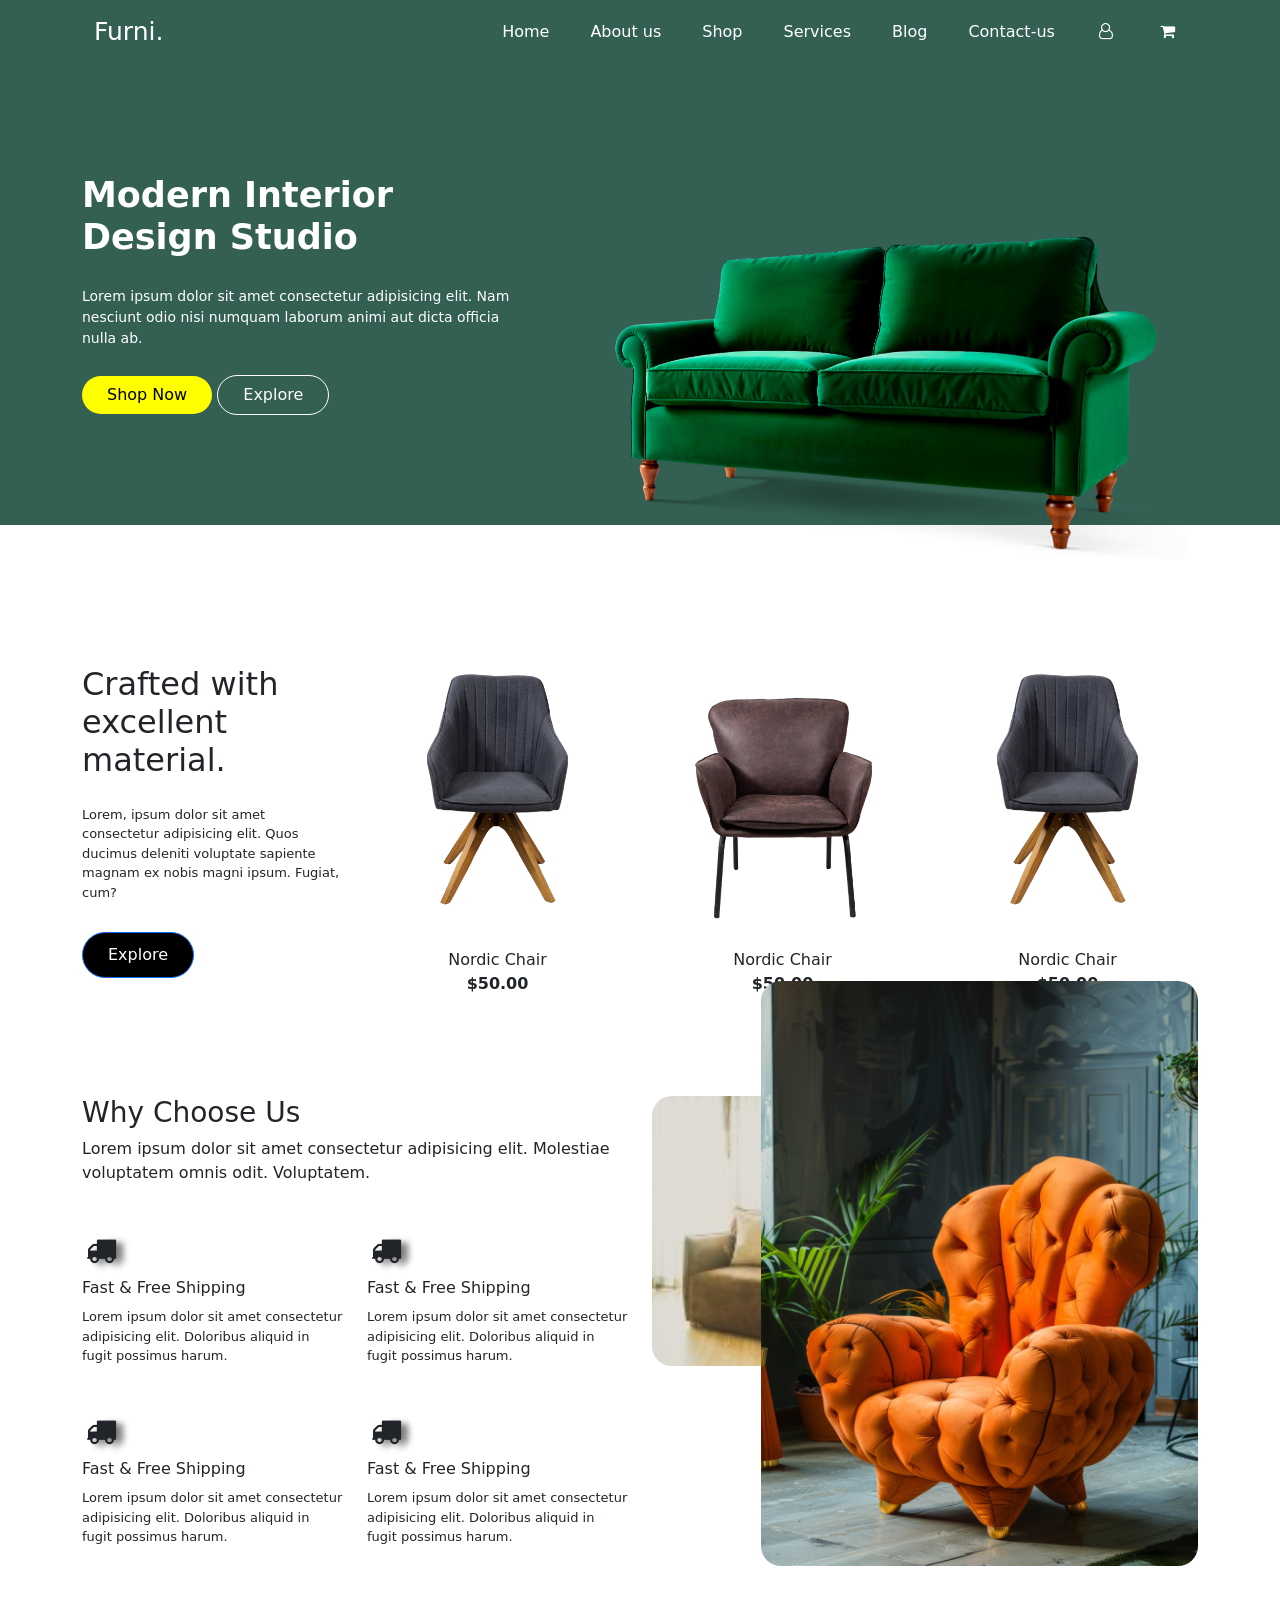
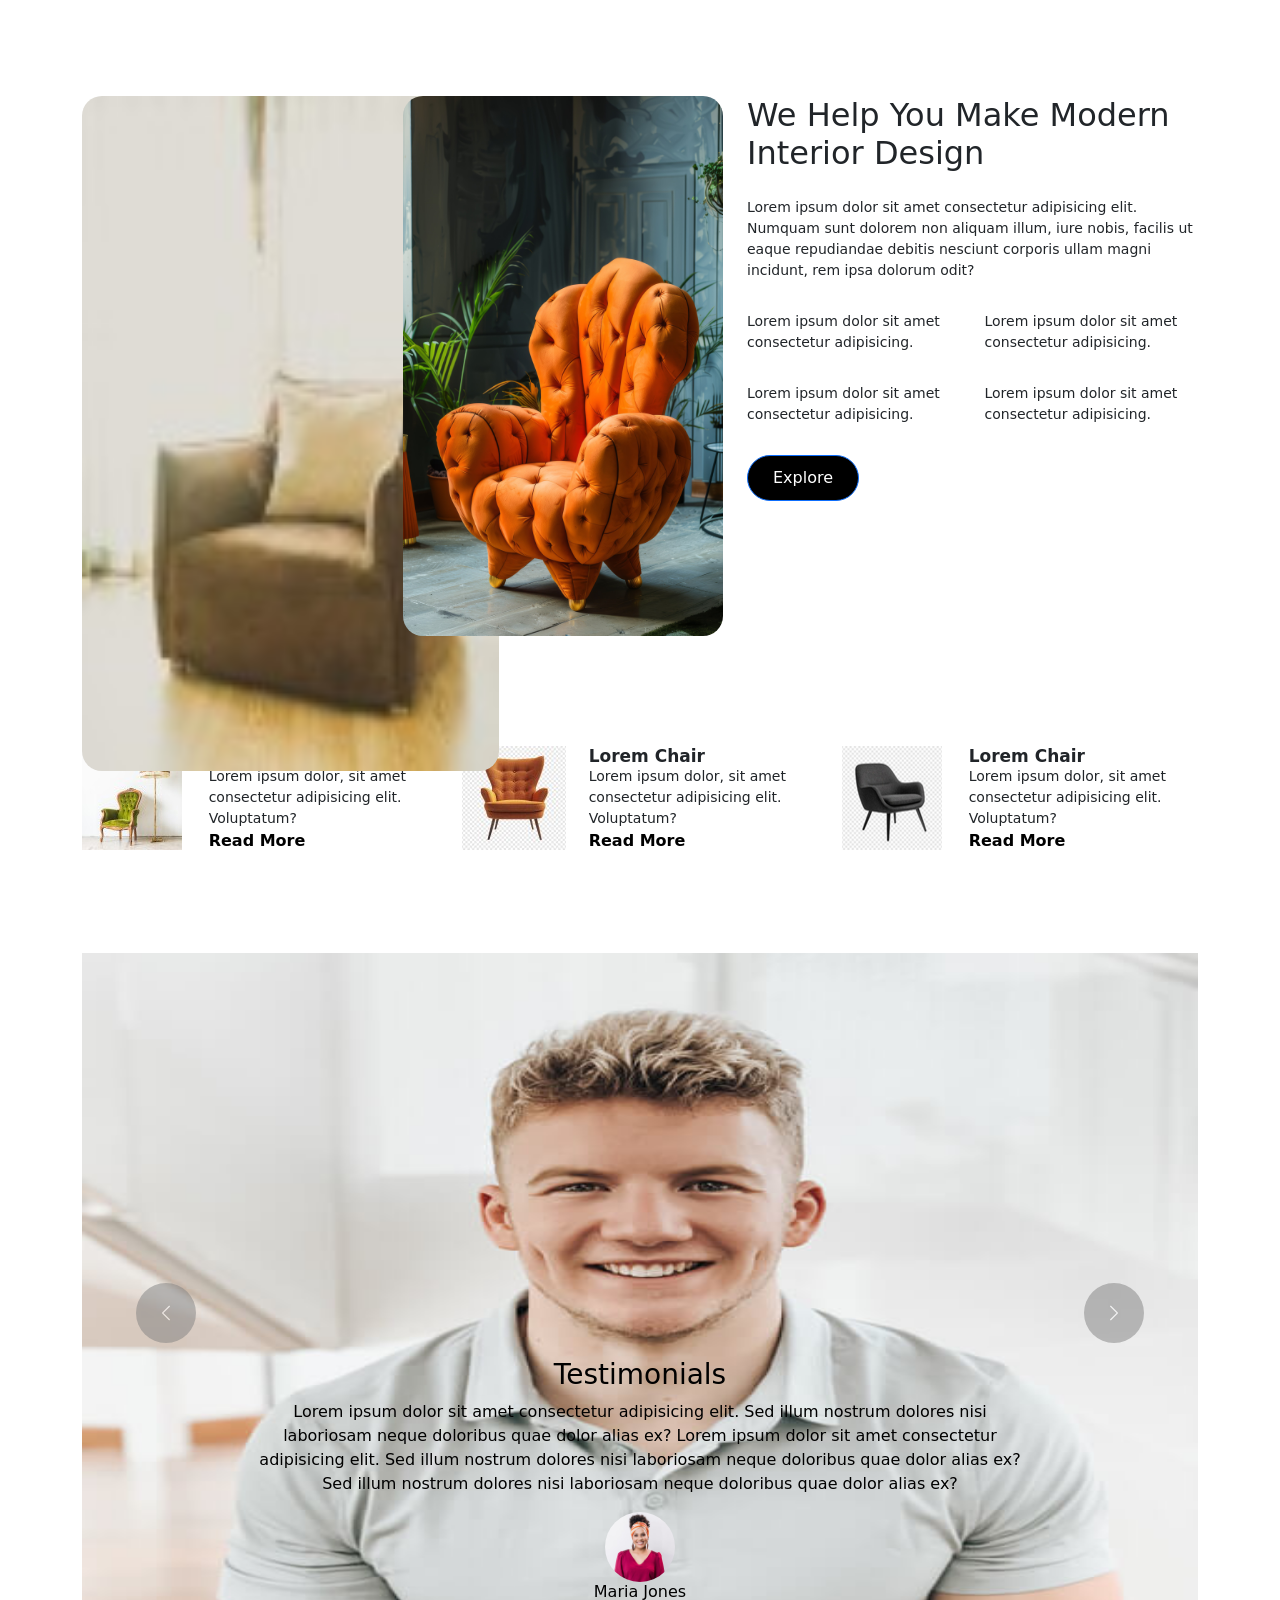
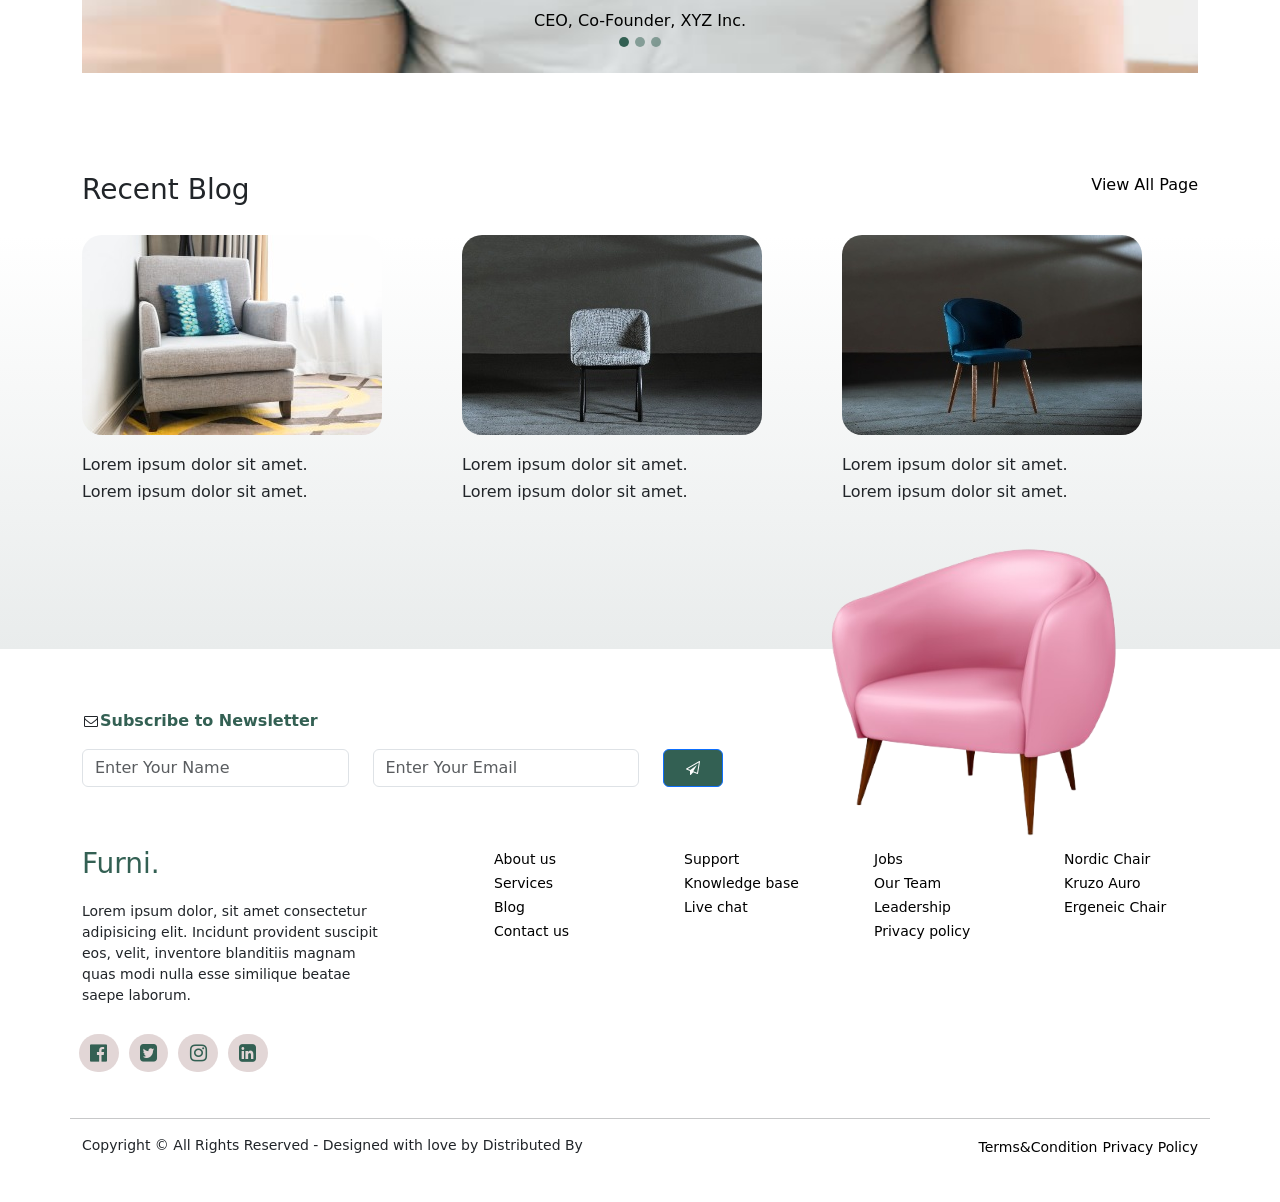
<file: index.html>
<!DOCTYPE html>
<html lang="en">
<head>
    <meta charset="UTF-8">
    <meta name="viewport" content="width=device-width, initial-scale=1.0">
        <link href="https://cdn.jsdelivr.net/npm/bootstrap@5.0.2/dist/css/bootstrap.min.css" rel="stylesheet" integrity="sha384-EVSTQN3/azprG1Anm3QDgpJLIm9Nao0Yz1ztcQTwFspd3yD65VohhpuuCOmLASjC" crossorigin="anonymous">
    <title>Furni.</title>
    <link rel="stylesheet" href="css/style.css">
        <link rel="stylesheet" href="https://cdnjs.cloudflare.com/ajax/libs/font-awesome/4.7.0/css/font-awesome.min.css">
</head>
<body>
    <!-- nav bar---------------------------------------------------- -->
    <div class="section1">
        <div class="container">
            <div class="row">
                <div class="col-md-12">
                    <div class="section1main">
                        <nav class="navbar navbar-expand-lg navbar-dark my-navbar">
  <div class="container-fluid">
    <a class="navbar-brand my-logo" href="#">Furni.</a>
    <button class="navbar-toggler" type="button" data-bs-toggle="collapse" data-bs-target="#navbarNav" aria-controls="navbarNav" aria-expanded="false" aria-label="Toggle navigation">
      <span class="navbar-toggler-icon"></span>
    </button>
    <div class="collapse navbar-collapse" id="navbarNav">
      <ul class="navbar-nav ms-auto">
        <li class="nav-item">
          <a class="nav-link active my-nav-link" aria-current="page" href="index.html">Home</a>
        </li>
        <li class="nav-item">
          <a class="nav-link my-nav-link" href="about.html">About us</a>
        </li>
        <li class="nav-item">
          <a class="nav-link my-nav-link" href="shop.html">Shop</a>
        </li>
        
                <li class="nav-item">
          <a class="nav-link my-nav-link" href="services.html">Services</a>
        </li>
                <li class="nav-item">
          <a class="nav-link my-nav-link" href="blog.html">Blog</a>
        </li>
                        <li class="nav-item">
          <a class="nav-link my-nav-link" href="contact.html">Contact-us</a>
        </li>
                                <li class="nav-item">
          <a class="nav-link my-nav-link" href="#"><i class="fa fa-fw" aria-hidden="true"></i></a>
        </li>
                        <li class="nav-item">
          <a class="nav-link my-nav-link" href="cart.html"><i class="fa fa-fw" aria-hidden="true"></i></a>
        </li>

        <!-- <li class="nav-item">
          <a class="nav-link disabled" href="#" tabindex="-1" aria-disabled="true">Disabled</a>
        </li> -->
      </ul>
    </div>
  </div>
</nav>
                    </div>
                </div>
            </div>
        </div>
    </div>
    
    <!-- .section2---------------------------------------------- -->
    <div class="section2">
        <div class="container">
            <div class="row">
                <div class="col-md-5">
                    <div class="section2main">
                       <h3>Modern Interior Design Studio</h3>
                       <p>Lorem ipsum dolor sit amet consectetur adipisicing elit. Nam nesciunt odio nisi numquam laborum animi aut dicta officia nulla ab.</p>
                       <a class="btn btn-primary my-btns21" href="#" role="button">Shop Now</a>
                       <a class="btn btn-primary my-btns2" href="#" role="button">Explore</a>
                    </div>
                </div>
                                <div class="col-md-7">
                    <div class="section2mainr">
                    <img class="image1" src="images/green-sofa-isolated/11444654.png" alt="">
                    </div>
                </div>
            </div>
        </div>
    </div>

    <!-- section4------------------------------------------ -->

    <div class="section4">
        <div class="container">
            <div class="row">
                <div class="col-md-3">
                    <div class="section4-1">
                    <h3>Crafted with excellent material.</h3>
                    <p>Lorem, ipsum dolor sit amet consectetur adipisicing elit. Quos ducimus deleniti voluptate sapiente magnam ex nobis magni ipsum. Fugiat, cum?</p>
                    <a class="btn btn-primary my-btns4-1" href="#" role="button">Explore</a>
                </div>
            </div>
            <div class="col-md-3">
                    <div class="section4-2">
                <img src="images/sec41-removebg-preview.png" alt="">
                <p>Nordic Chair</p>
                <span>$50.00</span>
                </div>
            </div>
            <div class="col-md-3">
                    <div class="section4-2">
                <img src="images/index1.png" alt="">
                <p>Nordic Chair</p>
                <span>$50.00</span>
                </div>
            </div>
                <div class="col-md-3">
                    <div class="section4-2">
                <img src="images/sec41-removebg-preview.png" alt="">
                <p>Nordic Chair</p>
                <span>$50.00</span>
                </div>
            </div>
        </div>
    </div>
    </div>
    <!-- why choose us------------------------------------------ -->

<div class="section4index">
    <div class="container">
        <div class="row">
            <div class="col-md-6">
                <div class="section4indexl">
                <h3>Why Choose Us</h3>
                <p>Lorem ipsum dolor sit amet consectetur adipisicing elit. Molestiae voluptatem omnis odit. Voluptatem.</p>
                </div>
                <div class="row">
                    <div class="col-md-6">
                    <div class="section3main">
                        <i class="fa fa-fw" aria-hidden="true" title="Copy to use truck"></i>
                        <h6>Fast & Free Shipping</h6>
                        <p>Lorem ipsum dolor sit amet consectetur adipisicing elit. Doloribus aliquid in fugit possimus harum.</p>
                    </div>
                </div>
                                    <div class="col-md-6">
                    <div class="section3main">
                        <i class="fa fa-fw" aria-hidden="true" title="Copy to use truck"></i>
                        <h6>Fast & Free Shipping</h6>
                        <p>Lorem ipsum dolor sit amet consectetur adipisicing elit. Doloribus aliquid in fugit possimus harum.</p>
                    </div>
                </div>
                                    <div class="col-md-6">
                    <div class="section3main">
                        <i class="fa fa-fw" aria-hidden="true" title="Copy to use truck"></i>
                        <h6>Fast & Free Shipping</h6>
                        <p>Lorem ipsum dolor sit amet consectetur adipisicing elit. Doloribus aliquid in fugit possimus harum.</p>
                    </div>
                </div>
                                    <div class="col-md-6">
                    <div class="section3main">
                        <i class="fa fa-fw" aria-hidden="true" title="Copy to use truck"></i>
                        <h6>Fast & Free Shipping</h6>
                        <p>Lorem ipsum dolor sit amet consectetur adipisicing elit. Doloribus aliquid in fugit possimus harum.</p>
                    </div>
                </div>
                </div>
            </div>
                        <div class="col-md-6">
                            <div class="section4indexr">
                <img class="imgsec41"src="images/section4index.jpg" alt="">
                <img class="imgsec42" src="images/small.jpg" alt="">
                </div>
            </div>
        </div>
    </div>
</div>

<!-- section5index--------------------------------------------- -->
<div class="section5index">
    <div class="container">
        <div class="row">
            <div class="col-md-7">
                <div class="sec5indl">
            <img class="imgsec411"src="images/section4index.jpg" alt="">
                <img class="imgsec421" src="images/small.jpg" alt="">
                <img class="imgsec431" src="images/section4indexmid1.jpg" alt="">
                </div>
            </div>
            <div class="col-md-5">
                <div class="sec5indr">
                    <h3>We Help You Make Modern Interior Design</h3>
                    <p>Lorem ipsum dolor sit amet consectetur adipisicing elit. Numquam sunt dolorem non aliquam illum, iure nobis, facilis ut eaque repudiandae debitis nesciunt corporis ullam magni incidunt, rem ipsa dolorum odit?</p>
                <div class="row">
                <div class="col-md-6">
                    <div class="sec5indrinner">
                        <P>Lorem ipsum dolor sit amet consectetur adipisicing.</P>
                    </div>
                </div>
                                <div class="col-md-6">
                    <div class="sec5indrinner">
                        <P>Lorem ipsum dolor sit amet consectetur adipisicing.</P>
                    </div>
                </div>
                       <div class="col-md-6">
                    <div class="sec5indrinner">
                        <P>Lorem ipsum dolor sit amet consectetur adipisicing.</P>
                    </div>
                </div>
                                <div class="col-md-6">
                    <div class="sec5indrinner">
                        <P>Lorem ipsum dolor sit amet consectetur adipisicing.</P>
                    </div>
                </div>
                
              </div>
              <a class="btn btn-primary my-btns4-1" href="#" role="button">Explore</a>
              </div>
            </div>
        </div>
    </div>
</div>

<!-- section6index----------------------------------------------- -->
<div class="section6index">
    <div class="container">
        <div class="row">
            <div class="col-md-4">
                <div class="sec6indmain">
                    <div class="row">
                      <div class="col-md-4">
                        <div class="sec6indmain1">
                    <img src="images/section4indexmid1.jpg" alt="">
                        </div>
                      </div>
                      <div class="col-md-8">
                        <div class="sec6indmain1">
                            <h4>Lorem Chair</h4>
                            <p>Lorem ipsum dolor, sit amet consectetur adipisicing elit. Voluptatum?</p>
                            <a href="">Read More</a>
                        </div>
                      </div>
                    </div>
                    
                </div>
            </div>
                        <div class="col-md-4">
                <div class="sec6indmain">
                    <div class="row">
                      <div class="col-md-4">
                        <div class="sec6indmain1">
                    <img src="images/index21 (1).jpg" alt="">
                        </div>
                      </div>
                      <div class="col-md-8">
                        <div class="sec6indmain1">
                            <h4>Lorem Chair</h4>
                            <p>Lorem ipsum dolor, sit amet consectetur adipisicing elit. Voluptatum?</p>
                            <a href="">Read More</a>
                        </div>
                      </div>
                    </div>
                    
                </div>
            </div>
                        <div class="col-md-4">
                <div class="sec6indmain">
                    <div class="row">
                      <div class="col-md-4">
                        <div class="sec6indmain1">
                    <img src="images/index22 (1).jpg" alt="">
                        </div>
                      </div>
                      <div class="col-md-8">
                        <div class="sec6indmain1">
                            <h4>Lorem Chair</h4>
                            <p>Lorem ipsum dolor, sit amet consectetur adipisicing elit. Voluptatum?</p>
                            <a href="">Read More</a>
                        </div>
                      </div>
                    </div>
                    
                </div>
            </div>
        </div>
    </div>
</div>
   <!-- section5---------------------------------------------------------------- -->

<div class="section6">
<div class="container">
    <div class="row">
        <div class="col-md-12">
            <div class="section6main">
                <div id="carouselExampleCaptions" class="carousel slide" data-bs-ride="carousel">
  <div class="carousel-indicators">
    <button type="button" data-bs-target="#carouselExampleCaptions" data-bs-slide-to="0" class="active my-btn-sec6" aria-current="true" aria-label="Slide 1"></button>
    <button type="button" data-bs-target="#carouselExampleCaptions" data-bs-slide-to="1" aria-label="Slide 2" class="my-btn-sec6"></button>
    <button type="button" data-bs-target="#carouselExampleCaptions" data-bs-slide-to="2" aria-label="Slide 3" class="my-btn-sec6"></button>
  </div>
  <div class="carousel-inner">
    <div class="carousel-item cul-pic active">
      <img src="images/p8I3.jpg" class="d-block w-100" alt="...">
      <div class="carousel-caption d-none d-md-block">
    <h3 class="my-h3sec3">Testimonials</h3>
        <p class="my-psec6">Lorem ipsum dolor sit amet consectetur adipisicing elit. Sed illum nostrum dolores nisi laboriosam neque doloribus quae dolor alias ex? Lorem ipsum dolor sit amet consectetur adipisicing elit. Sed illum nostrum dolores nisi laboriosam neque doloribus quae dolor alias ex? Sed illum nostrum dolores nisi laboriosam neque doloribus quae dolor alias ex?</p>
    <img src="images/p8I2.jpg" class="my-picsec6" alt="">
    <h6 class="my-h6sec6">Maria Jones</h6>
    <span class="span-sec6">CEO, Co-Founder, XYZ Inc.</span>
      </div>
    </div>
    <div class="carousel-item cul-pic">
      <img src="images/p8I2.jpg" class="d-block w-100" alt="...">
      <div class="carousel-caption d-none d-md-block">
    <h3 class="my-h3sec3">Testimonials</h3>
        <p class="my-psec6">Lorem ipsum dolor sit amet consectetur adipisicing elit. Sed illum nostrum dolores nisi laboriosam neque doloribus quae dolor alias ex? Lorem ipsum dolor sit amet consectetur adipisicing elit. Sed illum nostrum dolores nisi laboriosam neque doloribus quae dolor alias ex? Sed illum nostrum dolores nisi laboriosam neque doloribus quae dolor alias ex?</p>
    <img src="images/p8I3.jpg" class="my-picsec6" alt="">
    <h6 class="my-h6sec6">Maria Jones</h6>
    <span class="span-sec6">CEO, Co-Founder, XYZ Inc.</span>
      </div>
    </div>
    <div class="carousel-item cul-pic">
      <img src="images/p8I3.jpg" class="d-block w-100" alt="...">
      <div class="carousel-caption d-none d-md-block">
    <h3 class="my-h3sec3">Testimonials</h3>
    <p class="my-psec6">Lorem ipsum dolor sit amet consectetur adipisicing elit. Sed illum nostrum dolores nisi laboriosam neque doloribus quae dolor alias ex? Lorem ipsum dolor sit amet consectetur adipisicing elit. Sed illum nostrum dolores nisi laboriosam neque doloribus quae dolor alias ex? Sed illum nostrum dolores nisi laboriosam neque doloribus quae dolor alias ex?</p>
    <img src="images/p8I2.jpg" class="my-picsec6" alt="">
    <h6 class="my-h6sec6">Maria Jones</h6>
    <span class="span-sec6">CEO, Co-Founder, XYZ Inc.</span>
      </div>
    </div>
  </div>
  <button class="carousel-control-prev" type="button" data-bs-target="#carouselExampleCaptions" data-bs-slide="prev">
    <span class="carousel-control-prev-icon my-btncur" aria-hidden="true"></span>
    <span class="visually-hidden">Previous</span>
  </button>
  <button class="carousel-control-next" type="button" data-bs-target="#carouselExampleCaptions" data-bs-slide="next">
    <span class="carousel-control-next-icon my-btncur" aria-hidden="true"></span>
    <span class="visually-hidden">Next</span>
  </button>
</div>
            </div>
        </div>
    </div>
</div>
</div>
<!-- blogheading--------------------------------------- -->
<div class="blogheading">
    <div class="container">
        <div class="row">
            <div class="col-md-6">
                <div class="blogheadmainr">
                    <h3>Recent Blog</h3>
                </div>
            </div>
                        <div class="col-md-6">
                <div class="blogheadmainl">
                    <a href="">View All Page</a>
                </div>
            </div>
        </div>
    </div>
</div>


<!-- blog page---------------------------------------------- -->
<div class="blogpage">
    <div class="container">
        <div class="row">
            <div class="col-md-4">
                <div class="blogpage1">
            <img src="images/sofaindex7.jpg" alt="">
            <h6>Lorem ipsum dolor sit amet.</h6>
            <h6>Lorem ipsum dolor sit amet.</h6>
                </div>
            </div>
                        <div class="col-md-4">
                <div class="blogpage1">
            <img src="images/index31 (1).jpg" alt="">
            <h6>Lorem ipsum dolor sit amet.</h6>
            <h6>Lorem ipsum dolor sit amet.</h6>
                </div>
            </div>
                        <div class="col-md-4">
                <div class="blogpage1">
            <img src="images/index32 (1).jpg" alt="">
            <h6>Lorem ipsum dolor sit amet.</h6>
            <h6>Lorem ipsum dolor sit amet.</h6>
                </div>
            </div>
        </div>
    </div>
</div> 

<!-- sec7 --------------------------------------------------- -->
<div class="section7">
    <div class="container">
        <div class="row">
            <div class="col-md-7">
                <div class="sec7mainr">
                <p><i class="fa fa-fw" aria-hidden="true"></i><span>Subscribe to Newsletter</span></p>
<form>
  <div class="row">

    <div class="col my-col">
      <input type="text" class="form-control" placeholder="Enter Your Name">
    </div>

    <div class="col my-col">
      <input type="text" class="form-control" placeholder="Enter Your Email">
    </div>

    <div class="col-auto">
      <button class="btn btn-primary my-colbtn" type="submit"><i class="fa fa-fw" aria-hidden="true"></i></button>
    </div>

  </div>
</form>
                </div>

            </div>
            <div class="col-md-5">
                <div class="sec7mainl">
                <img src="images/sofa1.png" alt="" class="sec7img">
                </div>
            </div>
        </div>
    </div>
</div>
    <!-- section 8---------------------------------------------------- -->

<div class="section8">
    <div class="container">
        <div class="row">
            <div class="col-md-4">
                <h3 class="sec8h3">Furni.</h3>
                <p class="sec8p">Lorem ipsum dolor, sit amet consectetur adipisicing elit. Incidunt provident suscipit eos, velit, inventore blanditiis magnam quas modi nulla esse similique beatae saepe laborum.</p>
                <div class="row">
                <div class="col-md-12">
                <div class="sec8icons">
                <ul>
                    <li><a href=""><i class="fa fa-fw" aria-hidden="true" title="Copy to use facebook-official"></i></a></li>
                    <li><a href=""><i class="fa fa-fw" aria-hidden="true" title="Copy to use twitter-square"></i></a></li>
                    <li><a href=""><i class="fa fa-fw" aria-hidden="true" title="Copy to use instagram"></i></a></li>
                    <li><a href=""><i class="fa fa-fw" aria-hidden="true" title="Copy to use linkedin-square"></i></a></li>
                </ul>
                </div>
                </div>
                </div>
            </div>
            <div class="col-md-2">
                <div class="sec82">
            <ul>
                <li><a href="">About us</a></li>
                <li><a href="">Services</a></li>
                <li><a href="">Blog</a></li>
                <li><a href="">Contact us</a></li>
                </ul>
                </div>
            </div>
                        <div class="col-md-2">
                            <div class="sec82">
            <ul>
                <li><a href="">Support</a></li>
                <li><a href="">Knowledge base</a></li>
                <li><a href="">Live chat</a></li>
                </ul>
                </div>
            </div>
                        <div class="col-md-2">
                            <div class="sec82">
            <ul>
                <li><a href="">Jobs</a></li>
                <li><a href="">Our Team</a></li>
                <li><a href="">Leadership</a></li>
                <li><a href="">Privacy policy</a></li>
                </ul>
                </div>
            </div>
                        <div class="col-md-2">
                            <div class="sec82">
            <ul>
                <li><a href="">Nordic Chair</a></li>
                <li><a href="">Kruzo Auro</a></li>
                <li><a href="">Ergeneic Chair</a></li>
                </ul>
                </div>
            </div>
        </div>
    </div>
</div>
<!-- section9------------------------------------------ -->
 <div class="section9">
    <div class="container">
        <div class="row">
            <div class="col-md-6">
                <div class="sec9mainl">

                </div>
            </div>
                        <div class="col-md-6">
                <div class="sec9mainr">
                    
                </div>
            </div>
        </div>
    </div>
 </div>
 <!-- section10---------------------------------------------------------- -->
  <div class="section10">
    <div class="container">
        <div class="row">
            <hr class="line1">
            <div class="col-md-6">
                <div class="section10l">
                <p>Copyright &copy; All Rights Reserved - Designed with love by Distributed By</p>
                </div>
            </div>
                        <div class="col-md-6">
                <div class="section10r">
                  <a href="">Terms&Condition</a> <a href="">Privacy Policy</a>
                </div>
            </div>
        </div>
    </div>
  </div>


  <button onclick="topFunction()" id="myBtn" class="my-scrollbtn" title="Go to top"><i class="fa fa-fw" aria-hidden="true"></i></button>


     <!-- script--------------------------------------------------- -->
    <script src="js/script.js"></script>
    <script src="https://cdn.jsdelivr.net/npm/bootstrap@5.0.2/dist/js/bootstrap.bundle.min.js" integrity="sha384-MrcW6ZMFYlzcLA8Nl+NtUVF0sA7MsXsP1UyJoMp4YLEuNSfAP+JcXn/tWtIaxVXM" crossorigin="anonymous"></script>
    




</body>
</html>
</file>
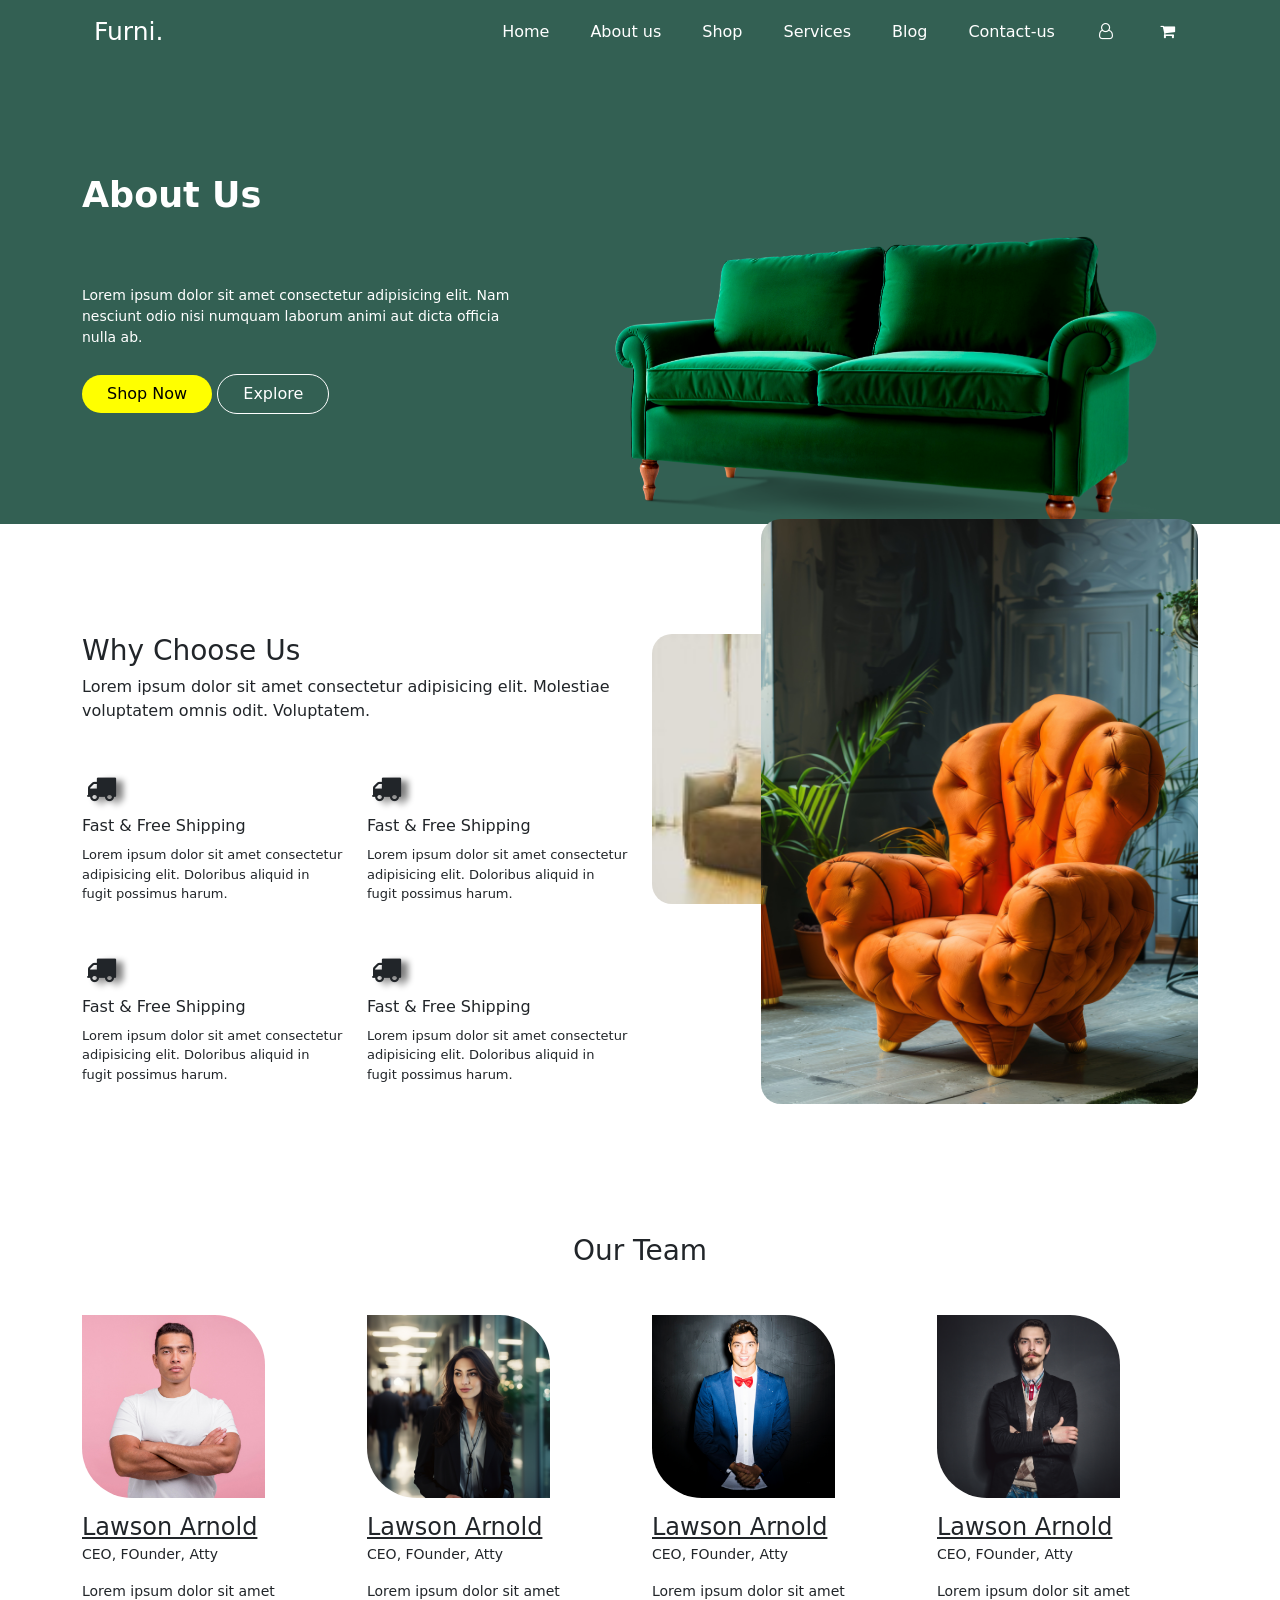
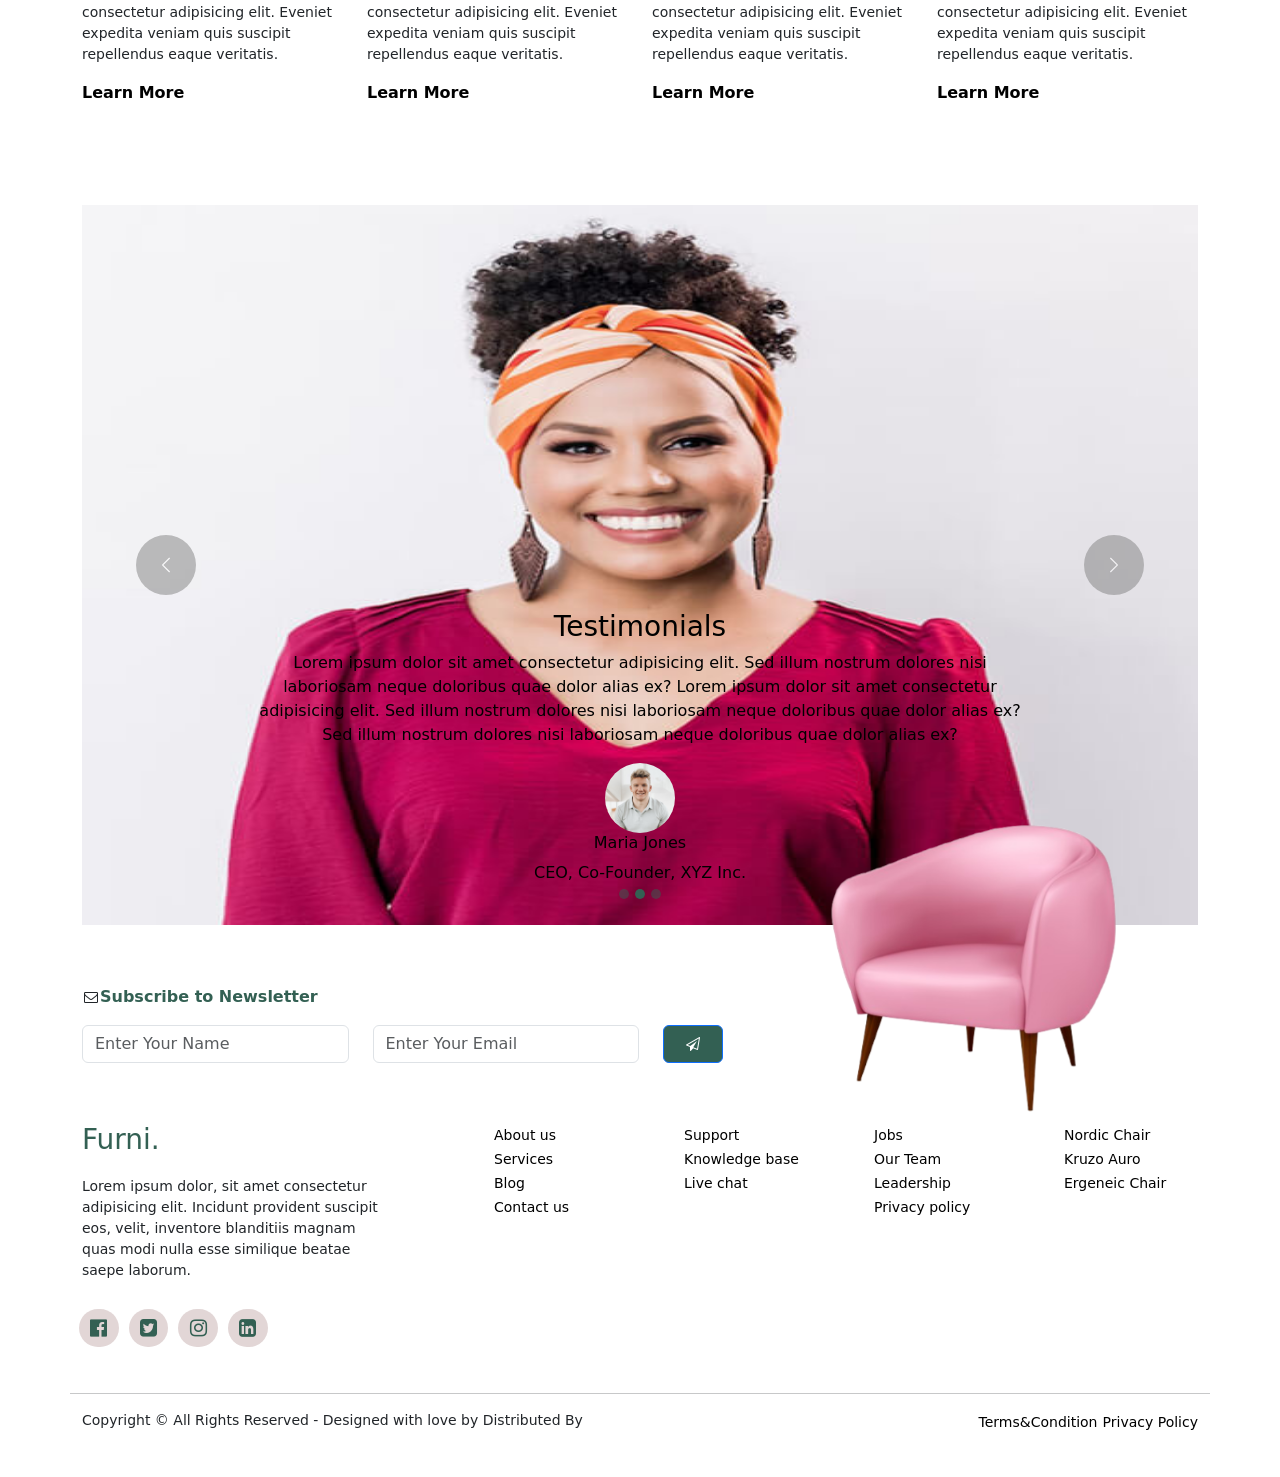
<file: about.html>
<!DOCTYPE html>
<html lang="en">
<head>
    <meta charset="UTF-8">
    <meta name="viewport" content="width=device-width, initial-scale=1.0">
        <link href="https://cdn.jsdelivr.net/npm/bootstrap@5.0.2/dist/css/bootstrap.min.css" rel="stylesheet" integrity="sha384-EVSTQN3/azprG1Anm3QDgpJLIm9Nao0Yz1ztcQTwFspd3yD65VohhpuuCOmLASjC" crossorigin="anonymous">
    <title>Furni.</title>
    <link rel="stylesheet" href="css/style.css">
        <link rel="stylesheet" href="https://cdnjs.cloudflare.com/ajax/libs/font-awesome/4.7.0/css/font-awesome.min.css">
</head>
<body>
    <!-- nav bar---------------------------------------------------- -->
    <div class="section1">
        <div class="container">
            <div class="row">
                <div class="col-md-12">
                    <div class="section1main">
                        <nav class="navbar navbar-expand-lg navbar-dark my-navbar">
  <div class="container-fluid">
    <a class="navbar-brand my-logo" href="index.html">Furni.</a>
    <button class="navbar-toggler" type="button" data-bs-toggle="collapse" data-bs-target="#navbarNav" aria-controls="navbarNav" aria-expanded="false" aria-label="Toggle navigation">
      <span class="navbar-toggler-icon"></span>
    </button>
    <div class="collapse navbar-collapse" id="navbarNav">
      <ul class="navbar-nav ms-auto">
        <li class="nav-item">
          <a class="nav-link active my-nav-link" aria-current="page" href="index.html">Home</a>
          <li class="nav-item">
          <a class="nav-link my-nav-link" href="about.html">About us</a>
        </li>
        </li>
        <li class="nav-item">
          <a class="nav-link my-nav-link" href="shop.html">Shop</a>
        </li>
        
                <li class="nav-item">
          <a class="nav-link my-nav-link" href="services.html">Services</a>
        </li>
                <li class="nav-item">
          <a class="nav-link my-nav-link" href="blog.html">Blog</a>
        </li>
                        <li class="nav-item">
          <a class="nav-link my-nav-link" href="contact.html">Contact-us</a>
        </li>
                                <li class="nav-item">
          <a class="nav-link my-nav-link" href="#"><i class="fa fa-fw" aria-hidden="true"></i></a>
        </li>
                        <li class="nav-item">
          <a class="nav-link my-nav-link" href="cart.html"><i class="fa fa-fw" aria-hidden="true"></i></a>
        </li>

        <!-- <li class="nav-item">
          <a class="nav-link disabled" href="#" tabindex="-1" aria-disabled="true">Disabled</a>
        </li> -->
      </ul>
    </div>
  </div>
</nav>
                    </div>
                </div>
            </div>
        </div>
    </div>
    
    <!-- .section2---------------------------------------------- -->
    <div class="section2">
        <div class="container">
            <div class="row">
                <div class="col-md-5">
                    <div class="section2mainh">
                       <h3>About Us</h3>
                       <p>Lorem ipsum dolor sit amet consectetur adipisicing elit. Nam nesciunt odio nisi numquam laborum animi aut dicta officia nulla ab.</p>
                       <a class="btn btn-primary my-btns21" href="#" role="button">Shop Now</a>
                       <a class="btn btn-primary my-btns2" href="#" role="button">Explore</a>
                    </div>
                </div>
                                <div class="col-md-7">
                    <div class="section2mainr">
                    <img class="image1" src="images/green-sofa-isolated/11444654.png" alt="">
                    </div>
                </div>
            </div>
        </div>
    </div>
    <!-- why choose us------------------------------------------ -->

<div class="section4index">
    <div class="container">
        <div class="row">
            <div class="col-md-6">
                <div class="section4indexl">
                <h3>Why Choose Us</h3>
                <p>Lorem ipsum dolor sit amet consectetur adipisicing elit. Molestiae voluptatem omnis odit. Voluptatem.</p>
                </div>
                <div class="row">
                    <div class="col-md-6">
                    <div class="section3main">
                        <i class="fa fa-fw" aria-hidden="true" title="Copy to use truck"></i>
                        <h6>Fast & Free Shipping</h6>
                        <p>Lorem ipsum dolor sit amet consectetur adipisicing elit. Doloribus aliquid in fugit possimus harum.</p>
                    </div>
                </div>
                                    <div class="col-md-6">
                    <div class="section3main">
                        <i class="fa fa-fw" aria-hidden="true" title="Copy to use truck"></i>
                        <h6>Fast & Free Shipping</h6>
                        <p>Lorem ipsum dolor sit amet consectetur adipisicing elit. Doloribus aliquid in fugit possimus harum.</p>
                    </div>
                </div>
                                    <div class="col-md-6">
                    <div class="section3main">
                        <i class="fa fa-fw" aria-hidden="true" title="Copy to use truck"></i>
                        <h6>Fast & Free Shipping</h6>
                        <p>Lorem ipsum dolor sit amet consectetur adipisicing elit. Doloribus aliquid in fugit possimus harum.</p>
                    </div>
                </div>
                                    <div class="col-md-6">
                    <div class="section3main">
                        <i class="fa fa-fw" aria-hidden="true" title="Copy to use truck"></i>
                        <h6>Fast & Free Shipping</h6>
                        <p>Lorem ipsum dolor sit amet consectetur adipisicing elit. Doloribus aliquid in fugit possimus harum.</p>
                    </div>
                </div>
                </div>
            </div>
                        <div class="col-md-6">
                            <div class="section4indexr">
                <img class="imgsec41"src="images/section4index.jpg" alt="">
                <img class="imgsec42" src="images/small.jpg" alt="">
                </div>
            </div>
        </div>
    </div>
</div>
<!-- our team-------------------------------------------- -->
 <div class="ourteam">
    <div class="container">
        <div class="row">
            <div class="col-md-12">
                <div class="ourteamain">
                    <h3>Our Team</h3>
                </div>
            </div>
        </div>
    </div>
 </div>

<!-- section teams------------------------------------------------------------------- -->
<div class="teams">
    <div class="container">
        <div class="row">
            <div class="col-md-3">
                <div class="teamsec1">
                    <img src="images/abo2.jpg" alt="">
                    <h3>Lawson Arnold</h3>
                    <span>CEO, FOunder, Atty</span>
                    <p>Lorem ipsum dolor sit amet consectetur adipisicing elit. Eveniet expedita veniam quis suscipit repellendus eaque veritatis.</p>
                    <a href="">Learn More</a>

                </div>
            </div>
                        <div class="col-md-3">
                <div class="teamsec1">
                    <img src="images/abo1.jpg" alt="">
                    <h3>Lawson Arnold</h3>
                    <span>CEO, FOunder, Atty</span>
                    <p>Lorem ipsum dolor sit amet consectetur adipisicing elit. Eveniet expedita veniam quis suscipit repellendus eaque veritatis.</p>
                    <a href="">Learn More</a>

                </div>
            </div>
                        <div class="col-md-3">
                <div class="teamsec1">
                    <img src="images/abo3.jpg" alt="">
                    <h3>Lawson Arnold</h3>
                    <span>CEO, FOunder, Atty</span>
                    <p>Lorem ipsum dolor sit amet consectetur adipisicing elit. Eveniet expedita veniam quis suscipit repellendus eaque veritatis.</p>
                    <a href="">Learn More</a>

                </div>
            </div>
                        <div class="col-md-3">
                <div class="teamsec1">
                    <img src="images/abo4.jpg" alt="">
                    <h3>Lawson Arnold</h3>
                    <span>CEO, FOunder, Atty</span>
                    <p>Lorem ipsum dolor sit amet consectetur adipisicing elit. Eveniet expedita veniam quis suscipit repellendus eaque veritatis.</p>
                    <a href="">Learn More</a>

                </div>
            </div>
        </div>
    </div>
</div>



 <!-- section5---------------------------------------------------------------- -->

<div class="section6">
<div class="container">
    <div class="row">
        <div class="col-md-12">
            <div class="section6main">
                <div id="carouselExampleCaptions" class="carousel slide" data-bs-ride="carousel">
  <div class="carousel-indicators">
    <button type="button" data-bs-target="#carouselExampleCaptions" data-bs-slide-to="0" class="active my-btn-sec6" aria-current="true" aria-label="Slide 1"></button>
    <button type="button" data-bs-target="#carouselExampleCaptions" data-bs-slide-to="1" aria-label="Slide 2" class="my-btn-sec6"></button>
    <button type="button" data-bs-target="#carouselExampleCaptions" data-bs-slide-to="2" aria-label="Slide 3" class="my-btn-sec6"></button>
  </div>
  <div class="carousel-inner">
    <div class="carousel-item cul-pic active">
      <img src="images/p8I3.jpg" class="d-block w-100" alt="...">
      <div class="carousel-caption d-none d-md-block">
    <h3 class="my-h3sec3">Testimonials</h3>
        <p class="my-psec6">Lorem ipsum dolor sit amet consectetur adipisicing elit. Sed illum nostrum dolores nisi laboriosam neque doloribus quae dolor alias ex? Lorem ipsum dolor sit amet consectetur adipisicing elit. Sed illum nostrum dolores nisi laboriosam neque doloribus quae dolor alias ex? Sed illum nostrum dolores nisi laboriosam neque doloribus quae dolor alias ex?</p>
    <img src="images/p8I2.jpg" class="my-picsec6" alt="">
    <h6 class="my-h6sec6">Maria Jones</h6>
    <span class="span-sec6">CEO, Co-Founder, XYZ Inc.</span>
      </div>
    </div>
    <div class="carousel-item cul-pic">
      <img src="images/p8I2.jpg" class="d-block w-100" alt="...">
      <div class="carousel-caption d-none d-md-block">
    <h3 class="my-h3sec3">Testimonials</h3>
        <p class="my-psec6">Lorem ipsum dolor sit amet consectetur adipisicing elit. Sed illum nostrum dolores nisi laboriosam neque doloribus quae dolor alias ex? Lorem ipsum dolor sit amet consectetur adipisicing elit. Sed illum nostrum dolores nisi laboriosam neque doloribus quae dolor alias ex? Sed illum nostrum dolores nisi laboriosam neque doloribus quae dolor alias ex?</p>
    <img src="images/p8I3.jpg" class="my-picsec6" alt="">
    <h6 class="my-h6sec6">Maria Jones</h6>
    <span class="span-sec6">CEO, Co-Founder, XYZ Inc.</span>
      </div>
    </div>
    <div class="carousel-item cul-pic">
      <img src="images/p8I3.jpg" class="d-block w-100" alt="...">
      <div class="carousel-caption d-none d-md-block">
    <h3 class="my-h3sec3">Testimonials</h3>
    <p class="my-psec6">Lorem ipsum dolor sit amet consectetur adipisicing elit. Sed illum nostrum dolores nisi laboriosam neque doloribus quae dolor alias ex? Lorem ipsum dolor sit amet consectetur adipisicing elit. Sed illum nostrum dolores nisi laboriosam neque doloribus quae dolor alias ex? Sed illum nostrum dolores nisi laboriosam neque doloribus quae dolor alias ex?</p>
    <img src="images/p8I2.jpg" class="my-picsec6" alt="">
    <h6 class="my-h6sec6">Maria Jones</h6>
    <span class="span-sec6">CEO, Co-Founder, XYZ Inc.</span>
      </div>
    </div>
  </div>
  <button class="carousel-control-prev" type="button" data-bs-target="#carouselExampleCaptions" data-bs-slide="prev">
    <span class="carousel-control-prev-icon my-btncur" aria-hidden="true"></span>
    <span class="visually-hidden">Previous</span>
  </button>
  <button class="carousel-control-next" type="button" data-bs-target="#carouselExampleCaptions" data-bs-slide="next">
    <span class="carousel-control-next-icon my-btncur" aria-hidden="true"></span>
    <span class="visually-hidden">Next</span>
  </button>
</div>
            </div>
        </div>
    </div>
</div>
</div>







<!-- section7--------------------------------------------------------- -->
<div class="section7">
    <div class="container">
        <div class="row">
            <div class="col-md-7">
                <div class="sec7mainr">
                <p><i class="fa fa-fw" aria-hidden="true"></i><span>Subscribe to Newsletter</span></p>
<form>
  <div class="row">

    <div class="col my-col">
      <input type="text" class="form-control" placeholder="Enter Your Name">
    </div>

    <div class="col my-col">
      <input type="text" class="form-control" placeholder="Enter Your Email">
    </div>

    <div class="col-auto">
      <button class="btn btn-primary my-colbtn" type="submit"><i class="fa fa-fw" aria-hidden="true"></i></button>
    </div>

  </div>
</form>
                </div>

            </div>
            <div class="col-md-5">
                <div class="sec7mainl">
                <img src="images/sofa1.png" alt="" class="sec7img">
                </div>
            </div>
        </div>
    </div>
</div>

<!-- section 8---------------------------------------------------- -->

<div class="section8">
    <div class="container">
        <div class="row">
            <div class="col-md-4">
                <h3 class="sec8h3">Furni.</h3>
                <p class="sec8p">Lorem ipsum dolor, sit amet consectetur adipisicing elit. Incidunt provident suscipit eos, velit, inventore blanditiis magnam quas modi nulla esse similique beatae saepe laborum.</p>
                <div class="row">
                <div class="col-md-12">
                <div class="sec8icons">
                <ul>
                    <li><a href=""><i class="fa fa-fw" aria-hidden="true" title="Copy to use facebook-official"></i></a></li>
                    <li><a href=""><i class="fa fa-fw" aria-hidden="true" title="Copy to use twitter-square"></i></a></li>
                    <li><a href=""><i class="fa fa-fw" aria-hidden="true" title="Copy to use instagram"></i></a></li>
                    <li><a href=""><i class="fa fa-fw" aria-hidden="true" title="Copy to use linkedin-square"></i></a></li>
                </ul>
                </div>
                </div>
                </div>
            </div>
            <div class="col-md-2">
                <div class="sec82">
            <ul>
                <li><a href="">About us</a></li>
                <li><a href="">Services</a></li>
                <li><a href="">Blog</a></li>
                <li><a href="">Contact us</a></li>
                </ul>
                </div>
            </div>
                        <div class="col-md-2">
                            <div class="sec82">
            <ul>
                <li><a href="">Support</a></li>
                <li><a href="">Knowledge base</a></li>
                <li><a href="">Live chat</a></li>
                </ul>
                </div>
            </div>
                        <div class="col-md-2">
                            <div class="sec82">
            <ul>
                <li><a href="">Jobs</a></li>
                <li><a href="">Our Team</a></li>
                <li><a href="">Leadership</a></li>
                <li><a href="">Privacy policy</a></li>
                </ul>
                </div>
            </div>
                        <div class="col-md-2">
                            <div class="sec82">
            <ul>
                <li><a href="">Nordic Chair</a></li>
                <li><a href="">Kruzo Auro</a></li>
                <li><a href="">Ergeneic Chair</a></li>
                </ul>
                </div>
            </div>
        </div>
    </div>
</div>
<!-- section9------------------------------------------ -->
 <div class="section9">
    <div class="container">
        <div class="row">
            <div class="col-md-6">
                <div class="sec9mainl">

                </div>
            </div>
                        <div class="col-md-6">
                <div class="sec9mainr">
                    
                </div>
            </div>
        </div>
    </div>
 </div>
 <!-- section10---------------------------------------------------------- -->
  <div class="section10">
    <div class="container">
        <div class="row">
            <hr class="line1">
            <div class="col-md-6">
                <div class="section10l">
                <p>Copyright &copy; All Rights Reserved - Designed with love by Distributed By</p>
                </div>
            </div>
                        <div class="col-md-6">
                <div class="section10r">
                    <a href="">Terms&Condition</a> <a href="">Privacy Policy</a>
                </div>
            </div>
        </div>
    </div>
  </div>
<button onclick="topFunction()" id="myBtn" class="my-scrollbtn" title="Go to top"><i class="fa fa-fw" aria-hidden="true"></i></button>
     <!-- script--------------------------------------------------- -->
    <script src="js/script.js"></script>
    <script src="https://cdn.jsdelivr.net/npm/bootstrap@5.0.2/dist/js/bootstrap.bundle.min.js" integrity="sha384-MrcW6ZMFYlzcLA8Nl+NtUVF0sA7MsXsP1UyJoMp4YLEuNSfAP+JcXn/tWtIaxVXM" crossorigin="anonymous"></script>
</body>
</html>
</file>
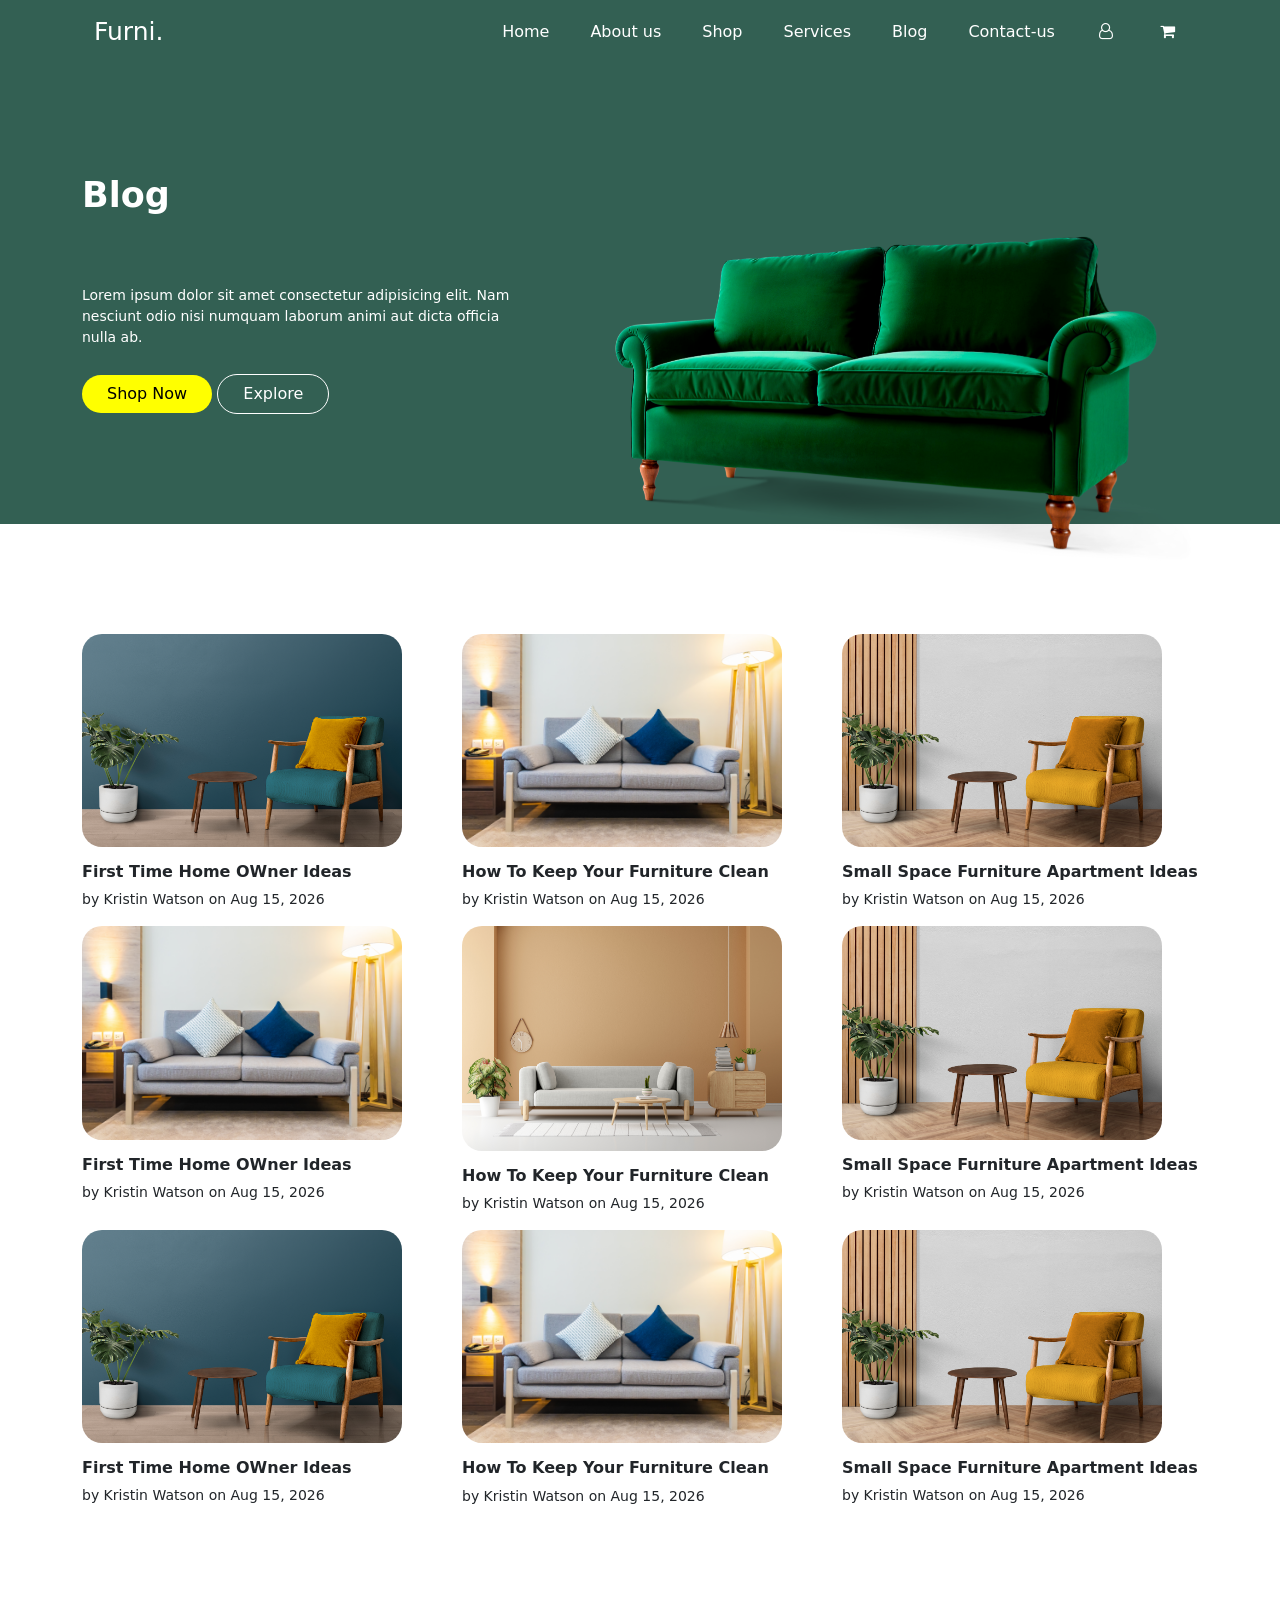
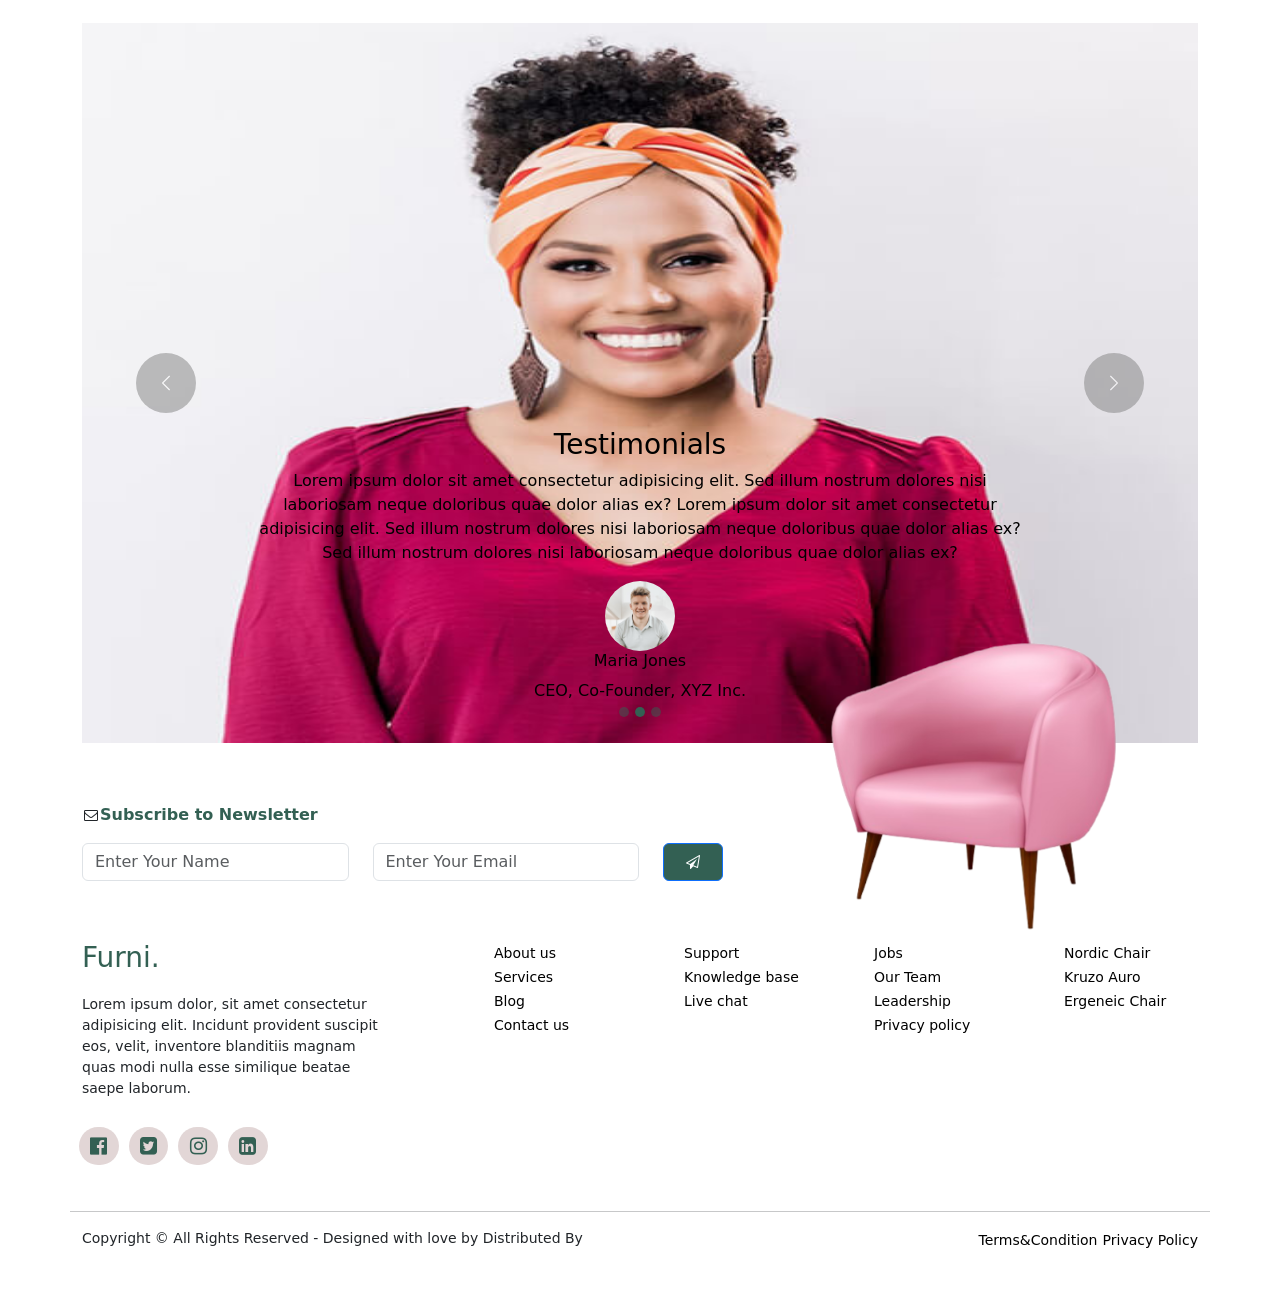
<file: blog.html>
<!DOCTYPE html>
<html lang="en">
<head>
    <meta charset="UTF-8">
    <meta name="viewport" content="width=device-width, initial-scale=1.0">
        <link href="https://cdn.jsdelivr.net/npm/bootstrap@5.0.2/dist/css/bootstrap.min.css" rel="stylesheet" integrity="sha384-EVSTQN3/azprG1Anm3QDgpJLIm9Nao0Yz1ztcQTwFspd3yD65VohhpuuCOmLASjC" crossorigin="anonymous">
    <title>Furni.</title>
    <link rel="stylesheet" href="css/style.css">
        <link rel="stylesheet" href="https://cdnjs.cloudflare.com/ajax/libs/font-awesome/4.7.0/css/font-awesome.min.css">
</head>
<body>
    <!-- nav bar---------------------------------------------------- -->
    <div class="section1">
        <div class="container">
            <div class="row">
                <div class="col-md-12">
                    <div class="section1main">
                        <nav class="navbar navbar-expand-lg navbar-dark my-navbar">
  <div class="container-fluid">
    <a class="navbar-brand my-logo" href="index.html">Furni.</a>
    <button class="navbar-toggler" type="button" data-bs-toggle="collapse" data-bs-target="#navbarNav" aria-controls="navbarNav" aria-expanded="false" aria-label="Toggle navigation">
      <span class="navbar-toggler-icon"></span>
    </button>
    <div class="collapse navbar-collapse" id="navbarNav">
      <ul class="navbar-nav ms-auto">
        <li class="nav-item">
          <a class="nav-link active my-nav-link" aria-current="page" href="index.html">Home</a>
        </li>
        <li class="nav-item">
          <a class="nav-link my-nav-link" href="about.html">About us</a>
        </li>
        <li class="nav-item">
          <a class="nav-link my-nav-link" href="shop.html">Shop</a>
        </li>
        
                <li class="nav-item">
          <a class="nav-link my-nav-link" href="services.html">Services</a>
        </li>
                <li class="nav-item">
          <a class="nav-link my-nav-link" href="blog.html">Blog</a>
        </li>
                        <li class="nav-item">
          <a class="nav-link my-nav-link" href="contact.html">Contact-us</a>
        </li>
                                <li class="nav-item">
          <a class="nav-link my-nav-link" href="#"><i class="fa fa-fw" aria-hidden="true"></i></a>
        </li>
                        <li class="nav-item">
          <a class="nav-link my-nav-link" href="cart.html"><i class="fa fa-fw" aria-hidden="true"></i></a>
        </li>

        <!-- <li class="nav-item">
          <a class="nav-link disabled" href="#" tabindex="-1" aria-disabled="true">Disabled</a>
        </li> -->
      </ul>
    </div>
  </div>
</nav>
                    </div>
                </div>
            </div>
        </div>
    </div>
    
    <!-- .section2---------------------------------------------- -->
    <div class="section2">
        <div class="container">
            <div class="row">
                <div class="col-md-5">
                    <div class="section2mainh">
                       <h3>Blog</h3>
                       <p>Lorem ipsum dolor sit amet consectetur adipisicing elit. Nam nesciunt odio nisi numquam laborum animi aut dicta officia nulla ab.</p>
                       <a class="btn btn-primary my-btns21" href="#" role="button">Shop Now</a>
                       <a class="btn btn-primary my-btns2" href="#" role="button">Explore</a>
                    </div>
                </div>
                                <div class="col-md-7">
                    <div class="section2mainr">
                    <img class="image1" src="images/green-sofa-isolated/11444654.png" alt="">
                    </div>
                </div>
            </div>
        </div>
    </div>
<!-- blog section--------------------------------------------------------- -->

<div class="blog">
    <div class="container">
        <div class="row">
            <div class="col-md-4">
                <div class="blogmain">
                    <img src="images/sofa2.jpg" alt="">
                    <h6>First Time Home OWner Ideas</h6>
                    <p>by Kristin Watson on Aug 15, 2026</p>
                </div>
            </div>
                        <div class="col-md-4">
                <div class="blogmain">
                    <img src="images/blogsofa.jpg" alt="">
                    <h6>How To Keep Your Furniture Clean</h6>
                    <p>by Kristin Watson on Aug 15, 2026</p>
                </div>
            </div>
                        <div class="col-md-4">
                <div class="blogmain">
                    <img src="images/sofa4.jpg" alt="">
                    <h6>Small Space Furniture Apartment Ideas</h6>
                    <p>by Kristin Watson on Aug 15, 2026</p>
                </div>
            </div>
                        <div class="col-md-4">
                <div class="blogmain">
                    <img src="images/blogsofa.jpg" alt="">
                    <h6>First Time Home OWner Ideas</h6>
                    <p>by Kristin Watson on Aug 15, 2026</p>
                </div>
            </div>
                        <div class="col-md-4">
                <div class="blogmain">
                    <img src="images/sofa3.jpg" alt="">
                    <h6>How To Keep Your Furniture Clean</h6>
                    <p>by Kristin Watson on Aug 15, 2026</p>
                </div>
            </div>
                        <div class="col-md-4">
                <div class="blogmain">
                    <img src="images/sofa4.jpg" alt="">
                    <h6>Small Space Furniture Apartment Ideas</h6>
                    <p>by Kristin Watson on Aug 15, 2026</p>
                </div>
            </div>
                        <div class="col-md-4">
                <div class="blogmain">
                    <img src="images/sofa2.jpg" alt="">
                    <h6>First Time Home OWner Ideas</h6>
                    <p>by Kristin Watson on Aug 15, 2026</p>
                </div>
            </div>
                        <div class="col-md-4">
                <div class="blogmain">
                    <img src="images/blogsofa.jpg" alt="">
                    <h6>How To Keep Your Furniture Clean</h6>
                    <p>by Kristin Watson on Aug 15, 2026</p>
                </div>
            </div>
                        <div class="col-md-4">
                <div class="blogmain">
                    <img src="images/sofa4.jpg" alt="">
                    <h6>Small Space Furniture Apartment Ideas</h6>
                    <p>by Kristin Watson on Aug 15, 2026</p>
                </div>
            </div>
        </div>
    </div>
</div>

 <!-- section5---------------------------------------------------------------- -->

<div class="section6">
<div class="container">
    <div class="row">
        <div class="col-md-12">
            <div class="section6main">
                <div id="carouselExampleCaptions" class="carousel slide" data-bs-ride="carousel">
  <div class="carousel-indicators">
    <button type="button" data-bs-target="#carouselExampleCaptions" data-bs-slide-to="0" class="active my-btn-sec6" aria-current="true" aria-label="Slide 1"></button>
    <button type="button" data-bs-target="#carouselExampleCaptions" data-bs-slide-to="1" aria-label="Slide 2" class="my-btn-sec6"></button>
    <button type="button" data-bs-target="#carouselExampleCaptions" data-bs-slide-to="2" aria-label="Slide 3" class="my-btn-sec6"></button>
  </div>
  <div class="carousel-inner">
    <div class="carousel-item cul-pic active">
      <img src="images/p8I3.jpg" class="d-block w-100" alt="...">
      <div class="carousel-caption d-none d-md-block">
    <h3 class="my-h3sec3">Testimonials</h3>
        <p class="my-psec6">Lorem ipsum dolor sit amet consectetur adipisicing elit. Sed illum nostrum dolores nisi laboriosam neque doloribus quae dolor alias ex? Lorem ipsum dolor sit amet consectetur adipisicing elit. Sed illum nostrum dolores nisi laboriosam neque doloribus quae dolor alias ex? Sed illum nostrum dolores nisi laboriosam neque doloribus quae dolor alias ex?</p>
    <img src="images/p8I2.jpg" class="my-picsec6" alt="">
    <h6 class="my-h6sec6">Maria Jones</h6>
    <span class="span-sec6">CEO, Co-Founder, XYZ Inc.</span>
      </div>
    </div>
    <div class="carousel-item cul-pic">
      <img src="images/p8I2.jpg" class="d-block w-100" alt="...">
      <div class="carousel-caption d-none d-md-block">
    <h3 class="my-h3sec3">Testimonials</h3>
        <p class="my-psec6">Lorem ipsum dolor sit amet consectetur adipisicing elit. Sed illum nostrum dolores nisi laboriosam neque doloribus quae dolor alias ex? Lorem ipsum dolor sit amet consectetur adipisicing elit. Sed illum nostrum dolores nisi laboriosam neque doloribus quae dolor alias ex? Sed illum nostrum dolores nisi laboriosam neque doloribus quae dolor alias ex?</p>
    <img src="images/p8I3.jpg" class="my-picsec6" alt="">
    <h6 class="my-h6sec6">Maria Jones</h6>
    <span class="span-sec6">CEO, Co-Founder, XYZ Inc.</span>
      </div>
    </div>
    <div class="carousel-item cul-pic">
      <img src="images/p8I3.jpg" class="d-block w-100" alt="...">
      <div class="carousel-caption d-none d-md-block">
    <h3 class="my-h3sec3">Testimonials</h3>
    <p class="my-psec6">Lorem ipsum dolor sit amet consectetur adipisicing elit. Sed illum nostrum dolores nisi laboriosam neque doloribus quae dolor alias ex? Lorem ipsum dolor sit amet consectetur adipisicing elit. Sed illum nostrum dolores nisi laboriosam neque doloribus quae dolor alias ex? Sed illum nostrum dolores nisi laboriosam neque doloribus quae dolor alias ex?</p>
    <img src="images/p8I2.jpg" class="my-picsec6" alt="">
    <h6 class="my-h6sec6">Maria Jones</h6>
    <span class="span-sec6">CEO, Co-Founder, XYZ Inc.</span>
      </div>
    </div>
  </div>
  <button class="carousel-control-prev" type="button" data-bs-target="#carouselExampleCaptions" data-bs-slide="prev">
    <span class="carousel-control-prev-icon my-btncur" aria-hidden="true"></span>
    <span class="visually-hidden">Previous</span>
  </button>
  <button class="carousel-control-next" type="button" data-bs-target="#carouselExampleCaptions" data-bs-slide="next">
    <span class="carousel-control-next-icon my-btncur" aria-hidden="true"></span>
    <span class="visually-hidden">Next</span>
  </button>
</div>
            </div>
        </div>
    </div>
</div>
</div>







<!-- section7--------------------------------------------------------- -->
<div class="section7">
    <div class="container">
        <div class="row">
            <div class="col-md-7">
                <div class="sec7mainr">
                <p><i class="fa fa-fw" aria-hidden="true"></i><span>Subscribe to Newsletter</span></p>
<form>
  <div class="row">

    <div class="col my-col">
      <input type="text" class="form-control" placeholder="Enter Your Name">
    </div>

    <div class="col my-col">
      <input type="text" class="form-control" placeholder="Enter Your Email">
    </div>

    <div class="col-auto">
      <button class="btn btn-primary my-colbtn" type="submit"><i class="fa fa-fw" aria-hidden="true"></i></button>
    </div>

  </div>
</form>
                </div>

            </div>
            <div class="col-md-5">
                <div class="sec7mainl">
                <img src="images/sofa1.png" alt="" class="sec7img">
                </div>
            </div>
        </div>
    </div>
</div>

<!-- section 8---------------------------------------------------- -->

<div class="section8">
    <div class="container">
        <div class="row">
            <div class="col-md-4">
                <h3 class="sec8h3">Furni.</h3>
                <p class="sec8p">Lorem ipsum dolor, sit amet consectetur adipisicing elit. Incidunt provident suscipit eos, velit, inventore blanditiis magnam quas modi nulla esse similique beatae saepe laborum.</p>
                <div class="row">
                <div class="col-md-12">
                <div class="sec8icons">
                <ul>
                    <li><a href=""><i class="fa fa-fw" aria-hidden="true" title="Copy to use facebook-official"></i></a></li>
                    <li><a href=""><i class="fa fa-fw" aria-hidden="true" title="Copy to use twitter-square"></i></a></li>
                    <li><a href=""><i class="fa fa-fw" aria-hidden="true" title="Copy to use instagram"></i></a></li>
                    <li><a href=""><i class="fa fa-fw" aria-hidden="true" title="Copy to use linkedin-square"></i></a></li>
                </ul>
                </div>
                </div>
                </div>
            </div>
            <div class="col-md-2">
                <div class="sec82">
            <ul>
                <li><a href="">About us</a></li>
                <li><a href="">Services</a></li>
                <li><a href="">Blog</a></li>
                <li><a href="">Contact us</a></li>
                </ul>
                </div>
            </div>
                        <div class="col-md-2">
                            <div class="sec82">
            <ul>
                <li><a href="">Support</a></li>
                <li><a href="">Knowledge base</a></li>
                <li><a href="">Live chat</a></li>
                </ul>
                </div>
            </div>
                        <div class="col-md-2">
                            <div class="sec82">
            <ul>
                <li><a href="">Jobs</a></li>
                <li><a href="">Our Team</a></li>
                <li><a href="">Leadership</a></li>
                <li><a href="">Privacy policy</a></li>
                </ul>
                </div>
            </div>
                        <div class="col-md-2">
                            <div class="sec82">
            <ul>
                <li><a href="">Nordic Chair</a></li>
                <li><a href="">Kruzo Auro</a></li>
                <li><a href="">Ergeneic Chair</a></li>
                </ul>
                </div>
            </div>
        </div>
    </div>
</div>
<!-- section9------------------------------------------ -->
 <div class="section9">
    <div class="container">
        <div class="row">
            <div class="col-md-6">
                <div class="sec9mainl">

                </div>
            </div>
                        <div class="col-md-6">
                <div class="sec9mainr">
                    
                </div>
            </div>
        </div>
    </div>
 </div>
 <!-- section10---------------------------------------------------------- -->
  <div class="section10">
    <div class="container">
        <div class="row">
            <hr class="line1">
            <div class="col-md-6">
                <div class="section10l">
                <p>Copyright &copy; All Rights Reserved - Designed with love by Distributed By</p>
                </div>
            </div>
                        <div class="col-md-6">
                <div class="section10r">
                    <a href="">Terms&Condition</a> <a href="">Privacy Policy</a>
                </div>
            </div>
        </div>
    </div>
  </div>
<button onclick="topFunction()" id="myBtn" class="my-scrollbtn" title="Go to top"><i class="fa fa-fw" aria-hidden="true"></i></button>
     <!-- script--------------------------------------------------- -->
    <script src="js/script.js"></script>
    <script src="https://cdn.jsdelivr.net/npm/bootstrap@5.0.2/dist/js/bootstrap.bundle.min.js" integrity="sha384-MrcW6ZMFYlzcLA8Nl+NtUVF0sA7MsXsP1UyJoMp4YLEuNSfAP+JcXn/tWtIaxVXM" crossorigin="anonymous"></script>
</body>
</html>
</file>
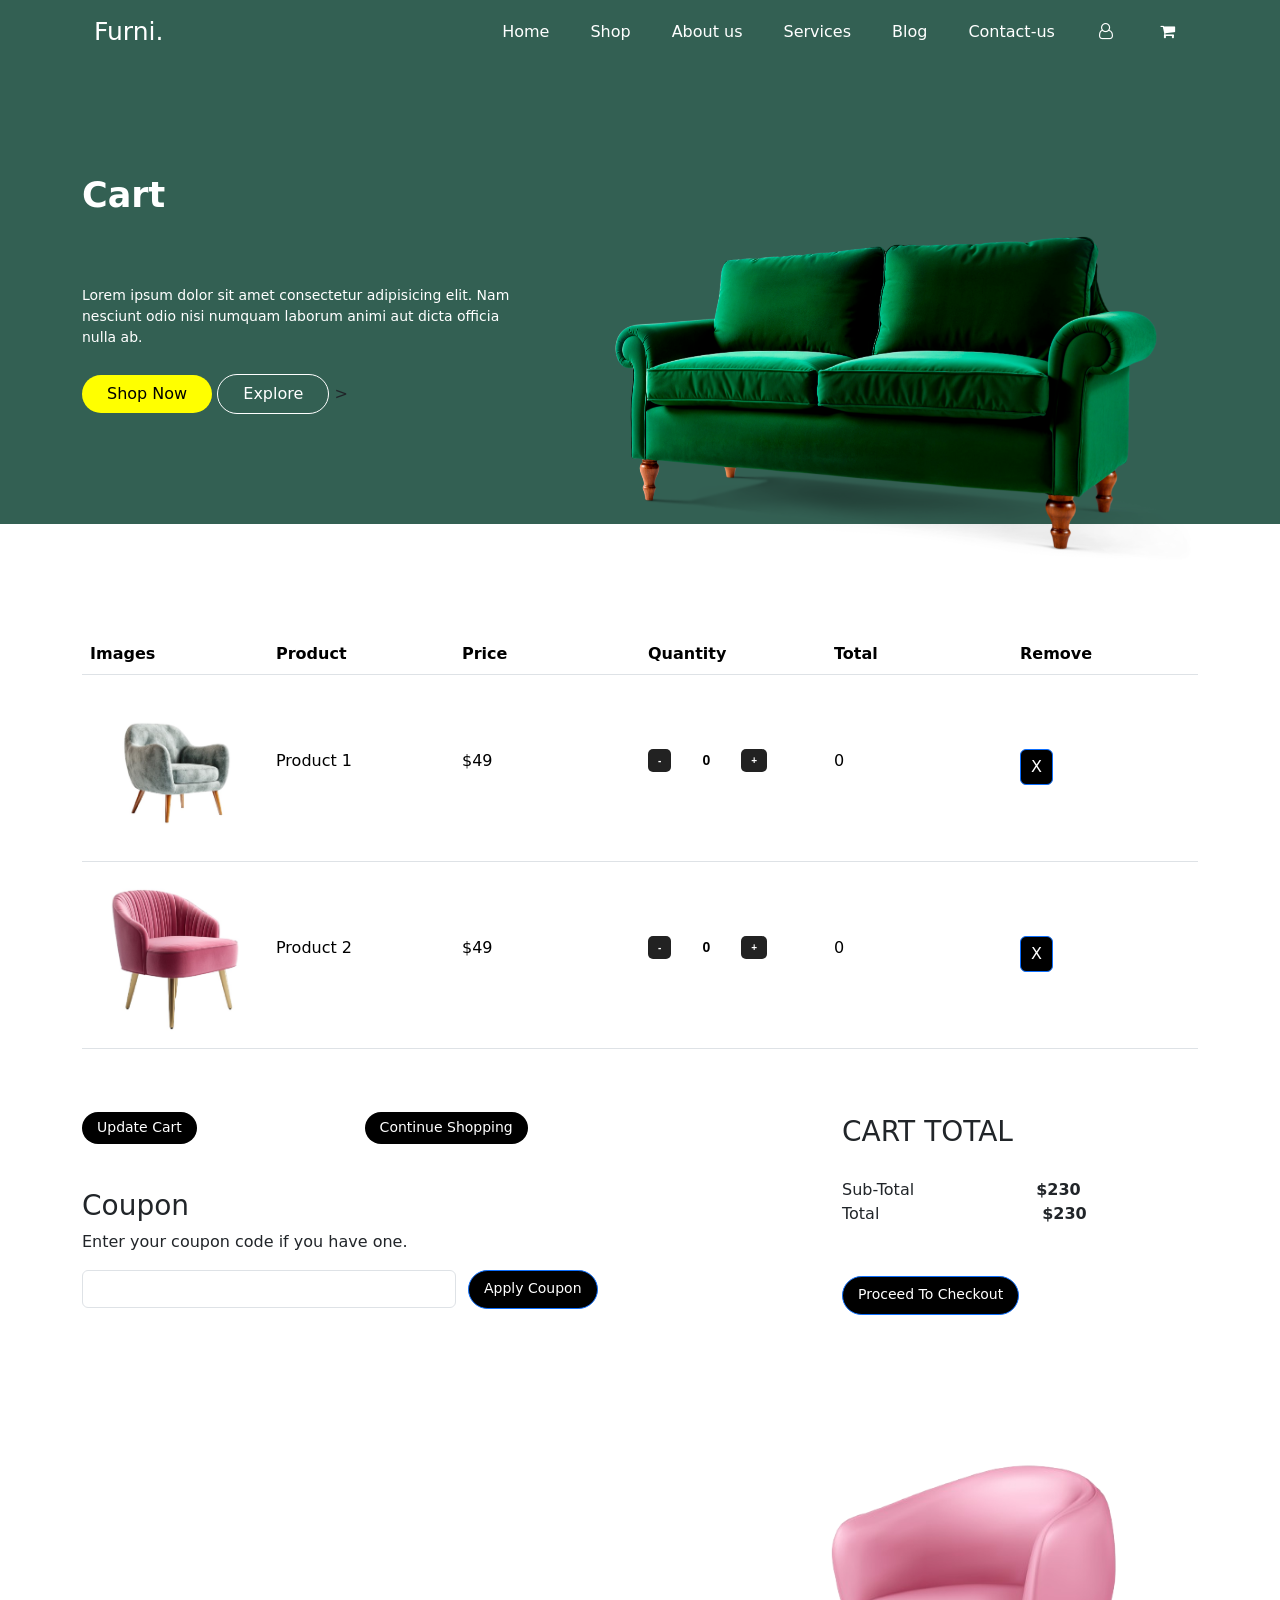
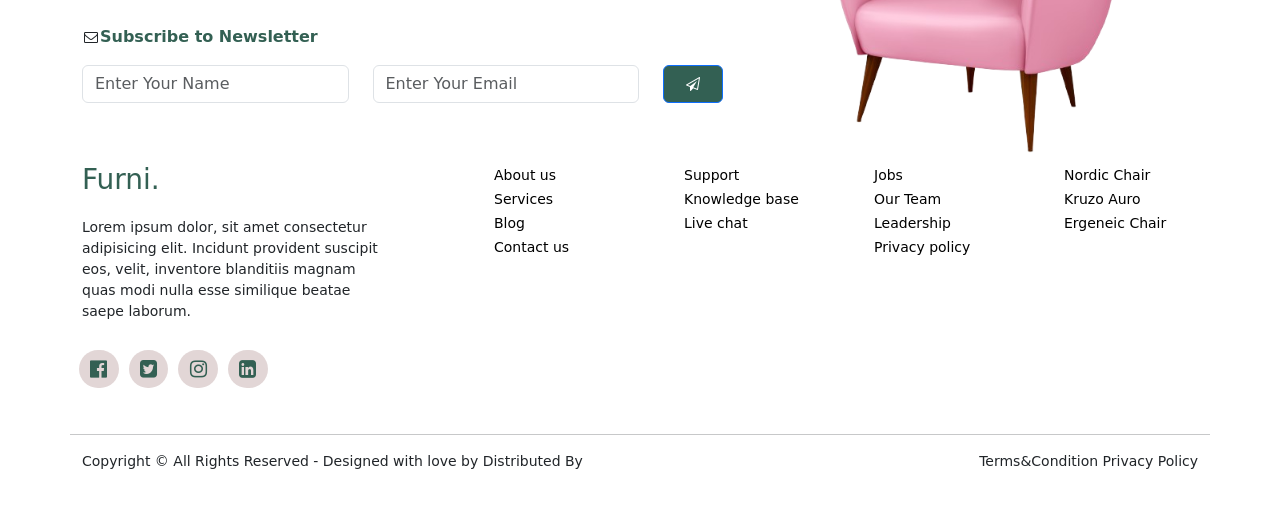
<file: cart.html>
<!doctype html>
<html lang="en">
  <head>
    <meta charset="UTF-8" />
    <meta name="viewport" content="width=device-width, initial-scale=1.0" />
    <link
      href="https://cdn.jsdelivr.net/npm/bootstrap@5.0.2/dist/css/bootstrap.min.css"
      rel="stylesheet"
      integrity="sha384-EVSTQN3/azprG1Anm3QDgpJLIm9Nao0Yz1ztcQTwFspd3yD65VohhpuuCOmLASjC"
      crossorigin="anonymous"
    />
    <title>Furni.</title>
    <link rel="stylesheet" href="css/style.css" />
    <link
      rel="stylesheet"
      href="https://cdnjs.cloudflare.com/ajax/libs/font-awesome/4.7.0/css/font-awesome.min.css"
    />
  </head>
  <body>
    <!-- nav bar---------------------------------------------------- -->
    <div class="section1">
      <div class="container">
        <div class="row">
          <div class="col-md-12">
            <div class="section1main">
              <nav class="navbar navbar-expand-lg navbar-dark my-navbar">
                <div class="container-fluid">
                  <a class="navbar-brand my-logo" href="index.html">Furni.</a>
                  <button
                    class="navbar-toggler"
                    type="button"
                    data-bs-toggle="collapse"
                    data-bs-target="#navbarNav"
                    aria-controls="navbarNav"
                    aria-expanded="false"
                    aria-label="Toggle navigation"
                  >
                    <span class="navbar-toggler-icon"></span>
                  </button>
                  <div class="collapse navbar-collapse" id="navbarNav">
                    <ul class="navbar-nav ms-auto">
                      <li class="nav-item">
                        <a
                          class="nav-link active my-nav-link"
                          aria-current="page"
                          href="index.html"
                          >Home</a
                        >
                      </li>
                      <li class="nav-item">
                        <a class="nav-link my-nav-link" href="shop.html"
                          >Shop</a
                        >
                      </li>
                      <li class="nav-item">
                        <a class="nav-link my-nav-link" href="about.html"
                          >About us</a
                        >
                      </li>
                      <li class="nav-item">
                        <a class="nav-link my-nav-link" href="services.html"
                          >Services</a
                        >
                      </li>
                      <li class="nav-item">
                        <a class="nav-link my-nav-link" href="blog.html"
                          >Blog</a
                        >
                      </li>
                      <li class="nav-item">
                        <a class="nav-link my-nav-link" href="contact.html"
                          >Contact-us</a
                        >
                      </li>
                      <li class="nav-item">
                        <a class="nav-link my-nav-link" href="#"
                          ><i class="fa fa-fw" aria-hidden="true"></i></a
                        >
                      </li>
                      <li class="nav-item">
                        <a class="nav-link my-nav-link" href="cart.html"
                          ><i class="fa fa-fw" aria-hidden="true"></i></a
                        >
                      </li>

                      <!-- <li class="nav-item">
          <a class="nav-link disabled" href="#" tabindex="-1" aria-disabled="true">Disabled</a>
        </li> -->
                    </ul>
                  </div>
                </div>
              </nav>
            </div>
          </div>
        </div>
      </div>
    </div>

    <!-- .section2---------------------------------------------- -->
    <div class="section2">
      <div class="container">
        <div class="row">
          <div class="col-md-5">
            <div class="section2mainh">
              <h3>Cart</h3>
              <p>
                Lorem ipsum dolor sit amet consectetur adipisicing elit. Nam
                nesciunt odio nisi numquam laborum animi aut dicta officia nulla
                ab.
              </p>
              <a class="btn btn-primary my-btns21" href="#" role="button"
                >Shop Now</a
              >
              <a class="btn btn-primary my-btns2" href="#" role="button"
                >Explore</a>
              >
            </div>
          </div>
          <div class="col-md-7">
            <div class="section2mainr">
              <img
                class="image1"
                src="images/green-sofa-isolated/11444654.png"
                alt=""
              />
            </div>
          </div>
        </div>
      </div>
    </div>
    <!-- mainsection for cart----------------------------------------------------- -->
<div class="cart">
  <div class="container">
    <div class="row">
      <div class="col-md-12">
        <div class="cartmain">
          <div class="table-responsive">
<table class="table caption-top carttable">
  
  <thead>
    <tr>
      <th scope="col">Images</th>
      <th scope="col">Product</th>
      <th scope="col">Price</th>
      <th scope="col">Quantity</th>
      <th scope="col">Total</th>
      <th scope="col">Remove</th>
    </tr>
  </thead>
  <tbody>
    
    <tr>
      <td><img class="cartimg" src="images/cartt11.jpg" alt=""></td>
      <td class="td1">Product 1</td>
      <td class="td1">$49</td>





      <td class="td1"><div class="counter">
  <button class="buttoncart" id="decrement">-</button>
  <span id="value">0</span>
  <button class="buttoncart" id="increment">+</button>
</div>
</td>









      <td class="td1">0</td>
      <td class="td1"><input class="btn btn-primary my-btncart" type="submit" value="X"></td>
    </tr>
    <tr>
      <td><img class="cartimg" src="images/cartt22.jpg" alt=""></td>
      <td class="td1">Product 2</td>
      <td class="td1">$49</td>
      <td class="td1"><div class="counter">
  <button class="buttoncart" id="decrement">-</button>
  <span id="value">0</span>
  <button class="buttoncart" id="increment">+</button>
</div></td>
      <td class="td1">0</td>
      <td class="td1"><input class="btn btn-primary my-btncart" type="submit" value="X"></td>
    </tr>
  </tbody>
</table>
</div>
        </div>
      </div>
    </div>
  </div>
</div>  
<!-- new section---------------------------------------------------- -->
 <div class="cart2">
  <div class="container">
    <div class="row">
      <div class="col-md-8">
       <div class="cart2right">
        <a class="cart2btn1" href="">Update Cart</a> &nbsp;&nbsp;&nbsp;&nbsp;&nbsp;&nbsp;&nbsp;&nbsp;&nbsp;&nbsp;&nbsp;&nbsp;&nbsp;&nbsp;&nbsp;&nbsp;&nbsp;&nbsp;&nbsp;&nbsp;&nbsp;&nbsp;&nbsp;&nbsp;&nbsp;&nbsp;&nbsp;&nbsp;&nbsp;&nbsp;&nbsp;&nbsp;<a class="cart2btn1" href="">Continue Shopping</a>
        <h3>Coupon</h3>
        <p>Enter your coupon code if you have one.</p>
        <form>
  <div class="row">

    <div class="col my-colform">
      <input type="text" class="form-control" placeholder="">
    </div>

    <div class="col-auto">
      <button class="btn btn-primary cart2btn2" type="submit">Apply Coupon</button>
    </div>

  </div>
</form>
       </div>
      </div>
      <div class="col-md-4">
        <div class="cart2left">
         <h3>CART TOTAL</h3>
         <span>Sub-Total<span>&nbsp;&nbsp;&nbsp;&nbsp;&nbsp;&nbsp;&nbsp;&nbsp;&nbsp;&nbsp;&nbsp;&nbsp;&nbsp;&nbsp;&nbsp;&nbsp;&nbsp;&nbsp;&nbsp;&nbsp;&nbsp;&nbsp;&nbsp;&nbsp;<span><b>$230</b></span><br>
          <span>Total</span>&nbsp;&nbsp;&nbsp;&nbsp;&nbsp;&nbsp;&nbsp;&nbsp;&nbsp;&nbsp;&nbsp;&nbsp;&nbsp;&nbsp;&nbsp;&nbsp;&nbsp;&nbsp;&nbsp;&nbsp;&nbsp;&nbsp;&nbsp;&nbsp;&nbsp;&nbsp;&nbsp;&nbsp;&nbsp;&nbsp;&nbsp;&nbsp;<span><b>$230</b></span><br>
          <button class="btn btn-primary cart2btn3" type="submit">Proceed To Checkout</button>
        </div>

      </div>
    </div>
  </div>
 </div>


    <!-- section7--------------------------------------------------------- -->
    <div class="section7">
      <div class="container">
        <div class="row">
          <div class="col-md-7">
            <div class="sec7mainr">
              <p>
                <i class="fa fa-fw" aria-hidden="true"></i
                ><span>Subscribe to Newsletter</span>
              </p>
              <form>
                <div class="row">
                  <div class="col my-col">
                    <input
                      type="text"
                      class="form-control"
                      placeholder="Enter Your Name"
                    />
                  </div>

                  <div class="col my-col">
                    <input
                      type="text"
                      class="form-control"
                      placeholder="Enter Your Email"
                    />
                  </div>

                  <div class="col-auto">
                    <button class="btn btn-primary my-colbtn" type="submit">
                      <i class="fa fa-fw" aria-hidden="true"></i>
                    </button>
                  </div>
                </div>
              </form>
            </div>
          </div>
          <div class="col-md-5">
            <div class="sec7mainl">
              <img src="images/sofa1.png" alt="" class="sec7img" />
            </div>
          </div>
        </div>
      </div>
    </div>

    <!-- section 8---------------------------------------------------- -->

<div class="section8">
    <div class="container">
        <div class="row">
            <div class="col-md-4">
                <h3 class="sec8h3">Furni.</h3>
                <p class="sec8p">Lorem ipsum dolor, sit amet consectetur adipisicing elit. Incidunt provident suscipit eos, velit, inventore blanditiis magnam quas modi nulla esse similique beatae saepe laborum.</p>
                <div class="row">
                <div class="col-md-12">
                <div class="sec8icons">
                <ul>
                    <li><a href=""><i class="fa fa-fw" aria-hidden="true" title="Copy to use facebook-official"></i></a></li>
                    <li><a href=""><i class="fa fa-fw" aria-hidden="true" title="Copy to use twitter-square"></i></a></li>
                    <li><a href=""><i class="fa fa-fw" aria-hidden="true" title="Copy to use instagram"></i></a></li>
                    <li><a href=""><i class="fa fa-fw" aria-hidden="true" title="Copy to use linkedin-square"></i></a></li>
                </ul>
                </div>
                </div>
                </div>
            </div>
            <div class="col-md-2">
                <div class="sec82">
            <ul>
                <li><a href="">About us</a></li>
                <li><a href="">Services</a></li>
                <li><a href="">Blog</a></li>
                <li><a href="">Contact us</a></li>
                </ul>
                </div>
            </div>
                        <div class="col-md-2">
                            <div class="sec82">
            <ul>
                <li><a href="">Support</a></li>
                <li><a href="">Knowledge base</a></li>
                <li><a href="">Live chat</a></li>
                </ul>
                </div>
            </div>
                        <div class="col-md-2">
                            <div class="sec82">
            <ul>
                <li><a href="">Jobs</a></li>
                <li><a href="">Our Team</a></li>
                <li><a href="">Leadership</a></li>
                <li><a href="">Privacy policy</a></li>
                </ul>
                </div>
            </div>
                        <div class="col-md-2">
                            <div class="sec82">
            <ul>
                <li><a href="">Nordic Chair</a></li>
                <li><a href="">Kruzo Auro</a></li>
                <li><a href="">Ergeneic Chair</a></li>
                </ul>
                </div>
            </div>
        </div>
    </div>
</div>
    <!-- section9------------------------------------------ -->
    <div class="section9">
      <div class="container">
        <div class="row">
          <div class="col-md-6">
            <div class="sec9mainl"></div>
          </div>
          <div class="col-md-6">
            <div class="sec9mainr"></div>
          </div>
        </div>
      </div>
    </div>
    <!-- section10---------------------------------------------------------- -->
    <div class="section10">
      <div class="container">
        <div class="row">
          <hr class="line1" />
          <div class="col-md-6">
            <div class="section10l">
              <p>
                Copyright &copy; All Rights Reserved - Designed with love by
                Distributed By
              </p>
            </div>
          </div>
          <div class="col-md-6">
            <div class="section10r">
              <p>Terms&Condition Privacy Policy</p>
            </div>
          </div>
        </div>
      </div>
    </div>


    <!-- <div class="quantity-counter">
  <button id="counter-increment" class="increment">+</button>
  <input id="counter-value" class="value" type="number" value="0">
  <button id="counter-decrement" class="decrement">-</button>
</div> -->


    

    <!-- script--------------------------------------------------- -->
    <script src="js/script.js"></script>
    <script
      src="https://cdn.jsdelivr.net/npm/bootstrap@5.0.2/dist/js/bootstrap.bundle.min.js"
      integrity="sha384-MrcW6ZMFYlzcLA8Nl+NtUVF0sA7MsXsP1UyJoMp4YLEuNSfAP+JcXn/tWtIaxVXM"
      crossorigin="anonymous"
    ></script>





  </body>
</html>
</file>
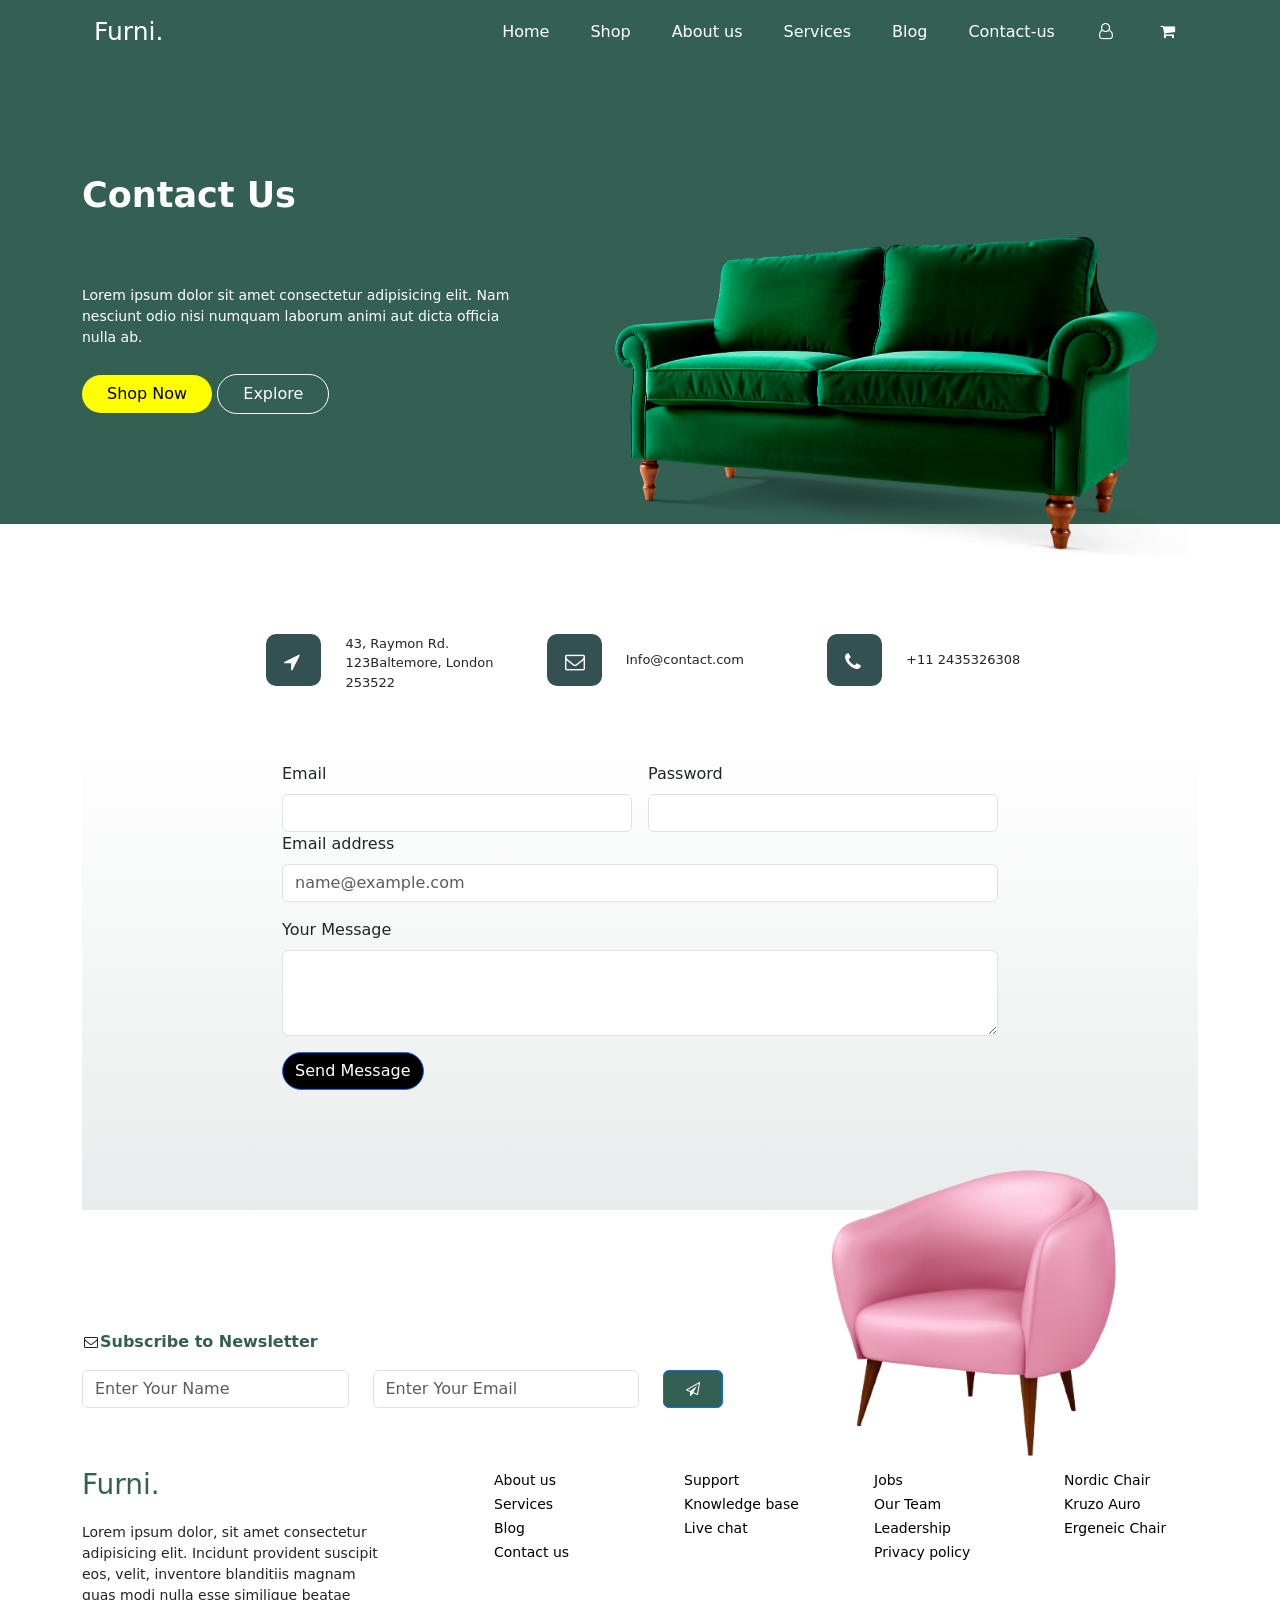
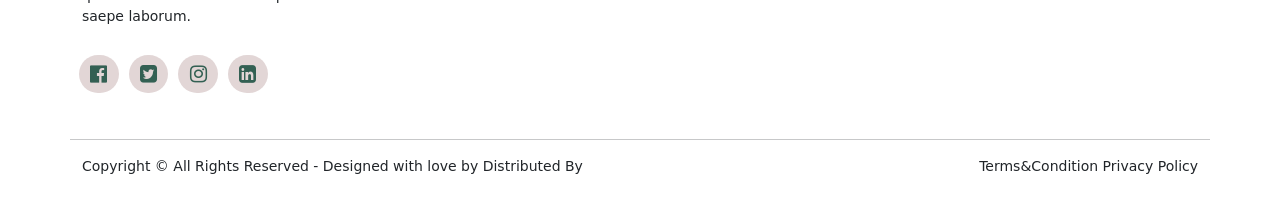
<file: contact.html>
<!doctype html>
<html lang="en">
  <head>
    <meta charset="UTF-8" />
    <meta name="viewport" content="width=device-width, initial-scale=1.0" />
    <link
      href="https://cdn.jsdelivr.net/npm/bootstrap@5.0.2/dist/css/bootstrap.min.css"
      rel="stylesheet"
      integrity="sha384-EVSTQN3/azprG1Anm3QDgpJLIm9Nao0Yz1ztcQTwFspd3yD65VohhpuuCOmLASjC"
      crossorigin="anonymous"
    />
    <title>Furni.</title>
    <link rel="stylesheet" href="css/style.css" />
    <link
      rel="stylesheet"
      href="https://cdnjs.cloudflare.com/ajax/libs/font-awesome/4.7.0/css/font-awesome.min.css"
    />
  </head>
  <body>
    <!-- nav bar---------------------------------------------------- -->
    <div class="section1">
      <div class="container">
        <div class="row">
          <div class="col-md-12">
            <div class="section1main">
              <nav class="navbar navbar-expand-lg navbar-dark my-navbar">
                <div class="container-fluid">
                  <a class="navbar-brand my-logo" href="index.html">Furni.</a>
                  <button
                    class="navbar-toggler"
                    type="button"
                    data-bs-toggle="collapse"
                    data-bs-target="#navbarNav"
                    aria-controls="navbarNav"
                    aria-expanded="false"
                    aria-label="Toggle navigation"
                  >
                    <span class="navbar-toggler-icon"></span>
                  </button>
                  <div class="collapse navbar-collapse" id="navbarNav">
                    <ul class="navbar-nav ms-auto">
                      <li class="nav-item">
                        <a
                          class="nav-link active my-nav-link"
                          aria-current="page"
                          href="index.html"
                          >Home</a
                        >
                      </li>
                      <li class="nav-item">
                        <a class="nav-link my-nav-link" href="shop.html"
                          >Shop</a
                        >
                      </li>
                      <li class="nav-item">
                        <a class="nav-link my-nav-link" href="about.html"
                          >About us</a
                        >
                      </li>
                      <li class="nav-item">
                        <a class="nav-link my-nav-link" href="services.html"
                          >Services</a
                        >
                      </li>
                      <li class="nav-item">
                        <a class="nav-link my-nav-link" href="blog.html"
                          >Blog</a
                        >
                      </li>
                      <li class="nav-item">
                        <a class="nav-link my-nav-link" href="contact.html"
                          >Contact-us</a
                        >
                      </li>
                      <li class="nav-item">
                        <a class="nav-link my-nav-link" href="#"
                          ><i class="fa fa-fw" aria-hidden="true"></i></a
                        >
                      </li>
                      <li class="nav-item">
                        <a class="nav-link my-nav-link" href="cart.html"
                          ><i class="fa fa-fw" aria-hidden="true"></i></a
                        >
                      </li>

                      <!-- <li class="nav-item">
          <a class="nav-link disabled" href="#" tabindex="-1" aria-disabled="true">Disabled</a>
        </li> -->
                    </ul>
                  </div>
                </div>
              </nav>
            </div>
          </div>
        </div>
      </div>
    </div>

    <!-- .section2---------------------------------------------- -->
    <div class="section2">
      <div class="container">
        <div class="row">
          <div class="col-md-5">
            <div class="section2mainh">
              <h3>Contact Us</h3>
              <p>
                Lorem ipsum dolor sit amet consectetur adipisicing elit. Nam
                nesciunt odio nisi numquam laborum animi aut dicta officia nulla
                ab.
              </p>
              <a class="btn btn-primary my-btns21" href="#" role="button"
                >Shop Now</a
              >
              <a class="btn btn-primary my-btns2" href="#" role="button"
                >Explore</a
              >
            </div>
          </div>
          <div class="col-md-7">
            <div class="section2mainr">
              <img
                class="image1"
                src="images/green-sofa-isolated/11444654.png"
                alt=""
              />
            </div>
          </div>
        </div>
      </div>
    </div>

    <!-- contact section--------------------------------------------------------- -->
    <div class="contact">
      <div class="container">
        <div class="row">
          <div class="col-md-4">
            <div class="row">
              <div class="col-md-4">
                <div class="contact1">
                  <i class="fa fa-fw" aria-hidden="true"></i>
                </div>
              </div>
              <div class="col-md-8">
                <div class="contact1">
                  <p>43, Raymon Rd.</p>
                  <p>123Baltemore, London</p>
                  <p>253522</p>
                </div>
              </div>
            </div>
          </div>
          <div class="col-md-4">
            <div class="row">
              <div class="col-md-4">
                <div class="contact11">
                  <i class="fa fa-fw" aria-hidden="true"></i>
                </div>
              </div>
              <div class="col-md-8">
                <div class="contact11"><p>Info@contact.com</p></div>
              </div>
            </div>
          </div>
          <div class="col-md-4">
            <div class="row">
              <div class="col-md-4">
                <div class="contact11">
                  <i class="fa fa-fw" aria-hidden="true"></i>
                </div>
              </div>
              <div class="col-md-8">
                <div class="contact11"><p>+11 2435326308</p></div>
              </div>
            </div>
          </div>
        </div>
      </div>
    </div>
    <!-- .formsection--------------------------------------------- -->
    <div class="form">
      <div class="container">
        <div class="row">
          <div class="col-md-12">
            <div class="form-input">
              <form class="row g-3">
                <div class="col-md-6">
                  <label for="inputEmail4" class="form-label">Email</label>
                  <input type="email" class="form-control" id="inputEmail4" />
                </div>
                <div class="col-md-6">
                  <label for="inputPassword4" class="form-label"
                    >Password</label
                  >
                  <input
                    type="password"
                    class="form-control"
                    id="inputPassword4"
                  />
                </div>
              </form>
              <div class="mb-3">
                <label for="exampleFormControlInput1" class="form-label"
                  >Email address</label
                >
                <input
                  type="email"
                  class="form-control"
                  id="exampleFormControlInput1"
                  placeholder="name@example.com"
                />
              </div>
              <div class="mb-3">
                <label for="exampleFormControlTextarea1" class="form-label"
                  >Your Message</label
                >
                <textarea
                  class="form-control"
                  id="exampleFormControlTextarea1"
                  rows="3"
                ></textarea>
              </div>
              <input
                class="btn btn-primary btn-cont"
                type="submit"
                value="Send Message"
              />
            </div>
          </div>
        </div>
      </div>
    </div>

    <!-- section7--------------------------------------------------------- -->
    <div class="section7">
      <div class="container">
        <div class="row">
          <div class="col-md-7">
            <div class="sec7mainr">
              <p>
                <i class="fa fa-fw" aria-hidden="true"></i
                ><span>Subscribe to Newsletter</span>
              </p>
              <form>
                <div class="row">
                  <div class="col my-col">
                    <input
                      type="text"
                      class="form-control"
                      placeholder="Enter Your Name"
                    />
                  </div>

                  <div class="col my-col">
                    <input
                      type="text"
                      class="form-control"
                      placeholder="Enter Your Email"
                    />
                  </div>

                  <div class="col-auto">
                    <button class="btn btn-primary my-colbtn" type="submit">
                      <i class="fa fa-fw" aria-hidden="true"></i>
                    </button>
                  </div>
                </div>
              </form>
            </div>
          </div>
          <div class="col-md-5">
            <div class="sec7mainl">
              <img src="images/sofa1.png" alt="" class="sec7img" />
            </div>
          </div>
        </div>
      </div>
    </div>

    <!-- section 8---------------------------------------------------- -->

    <div class="section8">
      <div class="container">
        <div class="row">
          <div class="col-md-4">
            <h3 class="sec8h3">Furni.</h3>
            <p class="sec8p">
              Lorem ipsum dolor, sit amet consectetur adipisicing elit. Incidunt
              provident suscipit eos, velit, inventore blanditiis magnam quas
              modi nulla esse similique beatae saepe laborum.
            </p>
            <div class="row">
              <div class="col-md-12">
                <div class="sec8icons">
                  <ul>
                    <li>
                      <a href=""
                        ><i
                          class="fa fa-fw"
                          aria-hidden="true"
                          title="Copy to use facebook-official"
                          ></i
                        ></a
                      >
                    </li>
                    <li>
                      <a href=""
                        ><i
                          class="fa fa-fw"
                          aria-hidden="true"
                          title="Copy to use twitter-square"
                          ></i
                        ></a
                      >
                    </li>
                    <li>
                      <a href=""
                        ><i
                          class="fa fa-fw"
                          aria-hidden="true"
                          title="Copy to use instagram"
                          ></i
                        ></a
                      >
                    </li>
                    <li>
                      <a href=""
                        ><i
                          class="fa fa-fw"
                          aria-hidden="true"
                          title="Copy to use linkedin-square"
                          ></i
                        ></a
                      >
                    </li>
                  </ul>
                </div>
              </div>
            </div>
          </div>
          <div class="col-md-2">
            <div class="sec82">
              <ul>
                <li><a href="">About us</a></li>
                <li><a href="">Services</a></li>
                <li><a href="">Blog</a></li>
                <li><a href="">Contact us</a></li>
              </ul>
            </div>
          </div>
          <div class="col-md-2">
            <div class="sec82">
              <ul>
                <li><a href="">Support</a></li>
                <li><a href="">Knowledge base</a></li>
                <li><a href="">Live chat</a></li>
              </ul>
            </div>
          </div>
          <div class="col-md-2">
            <div class="sec82">
              <ul>
                <li><a href="">Jobs</a></li>
                <li><a href="">Our Team</a></li>
                <li><a href="">Leadership</a></li>
                <li><a href="">Privacy policy</a></li>
              </ul>
            </div>
          </div>
          <div class="col-md-2">
            <div class="sec82">
              <ul>
                <li><a href="">Nordic Chair</a></li>
                <li><a href="">Kruzo Auro</a></li>
                <li><a href="">Ergeneic Chair</a></li>
              </ul>
            </div>
          </div>
        </div>
      </div>
    </div>
    <!-- section9------------------------------------------ -->
    <div class="section9">
      <div class="container">
        <div class="row">
          <div class="col-md-6">
            <div class="sec9mainl"></div>
          </div>
          <div class="col-md-6">
            <div class="sec9mainr"></div>
          </div>
        </div>
      </div>
    </div>
    <!-- section10---------------------------------------------------------- -->
    <div class="section10">
      <div class="container">
        <div class="row">
          <hr class="line1" />
          <div class="col-md-6">
            <div class="section10l">
              <p>
                Copyright &copy; All Rights Reserved - Designed with love by
                Distributed By
              </p>
            </div>
          </div>
          <div class="col-md-6">
            <div class="section10r">
              <p>Terms&Condition Privacy Policy</p>
            </div>
          </div>
        </div>
      </div>
    </div>
    <button
      onclick="topFunction()"
      id="myBtn"
      class="my-scrollbtn"
      title="Go to top"
    >
      <i class="fa fa-fw" aria-hidden="true"></i>
    </button>
    <!-- script--------------------------------------------------- -->
    <script src="js/script.js"></script>
    <script
      src="https://cdn.jsdelivr.net/npm/bootstrap@5.0.2/dist/js/bootstrap.bundle.min.js"
      integrity="sha384-MrcW6ZMFYlzcLA8Nl+NtUVF0sA7MsXsP1UyJoMp4YLEuNSfAP+JcXn/tWtIaxVXM"
      crossorigin="anonymous"
    ></script>
  </body>
</html>
</file>
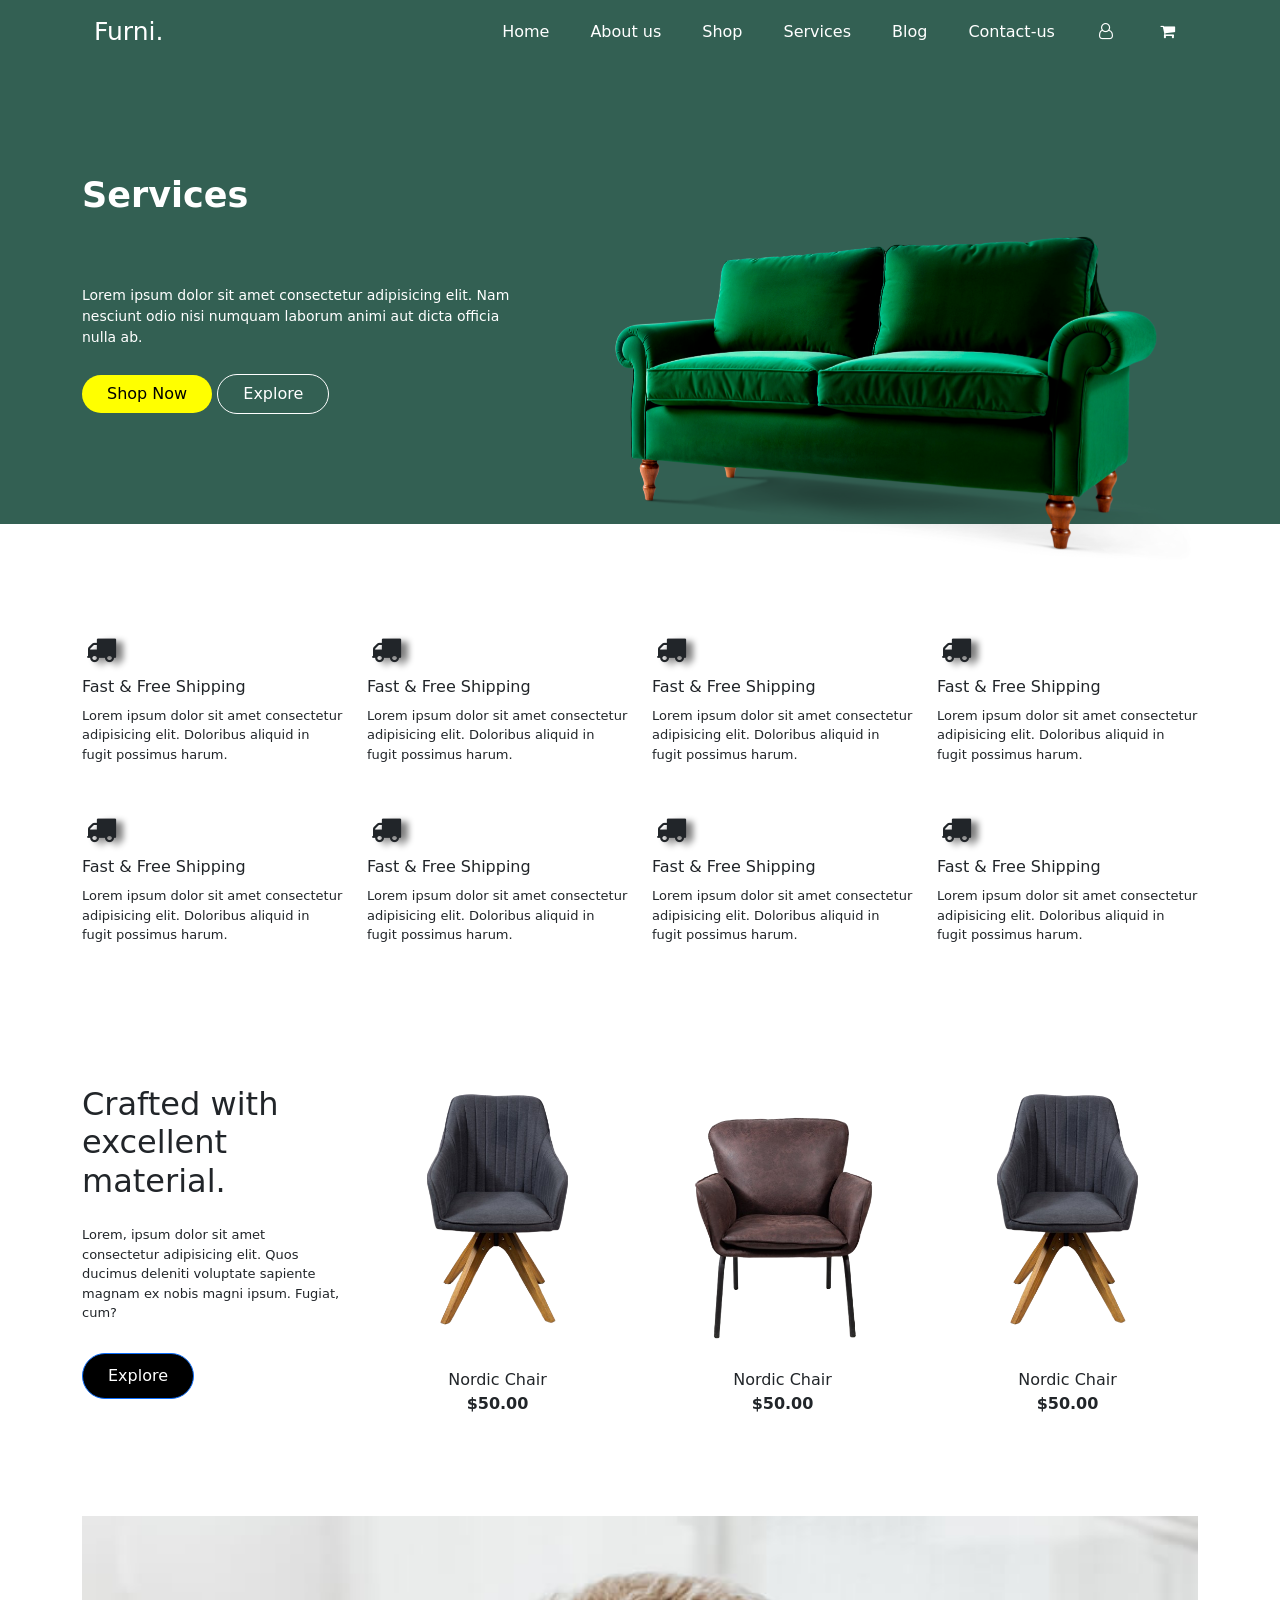
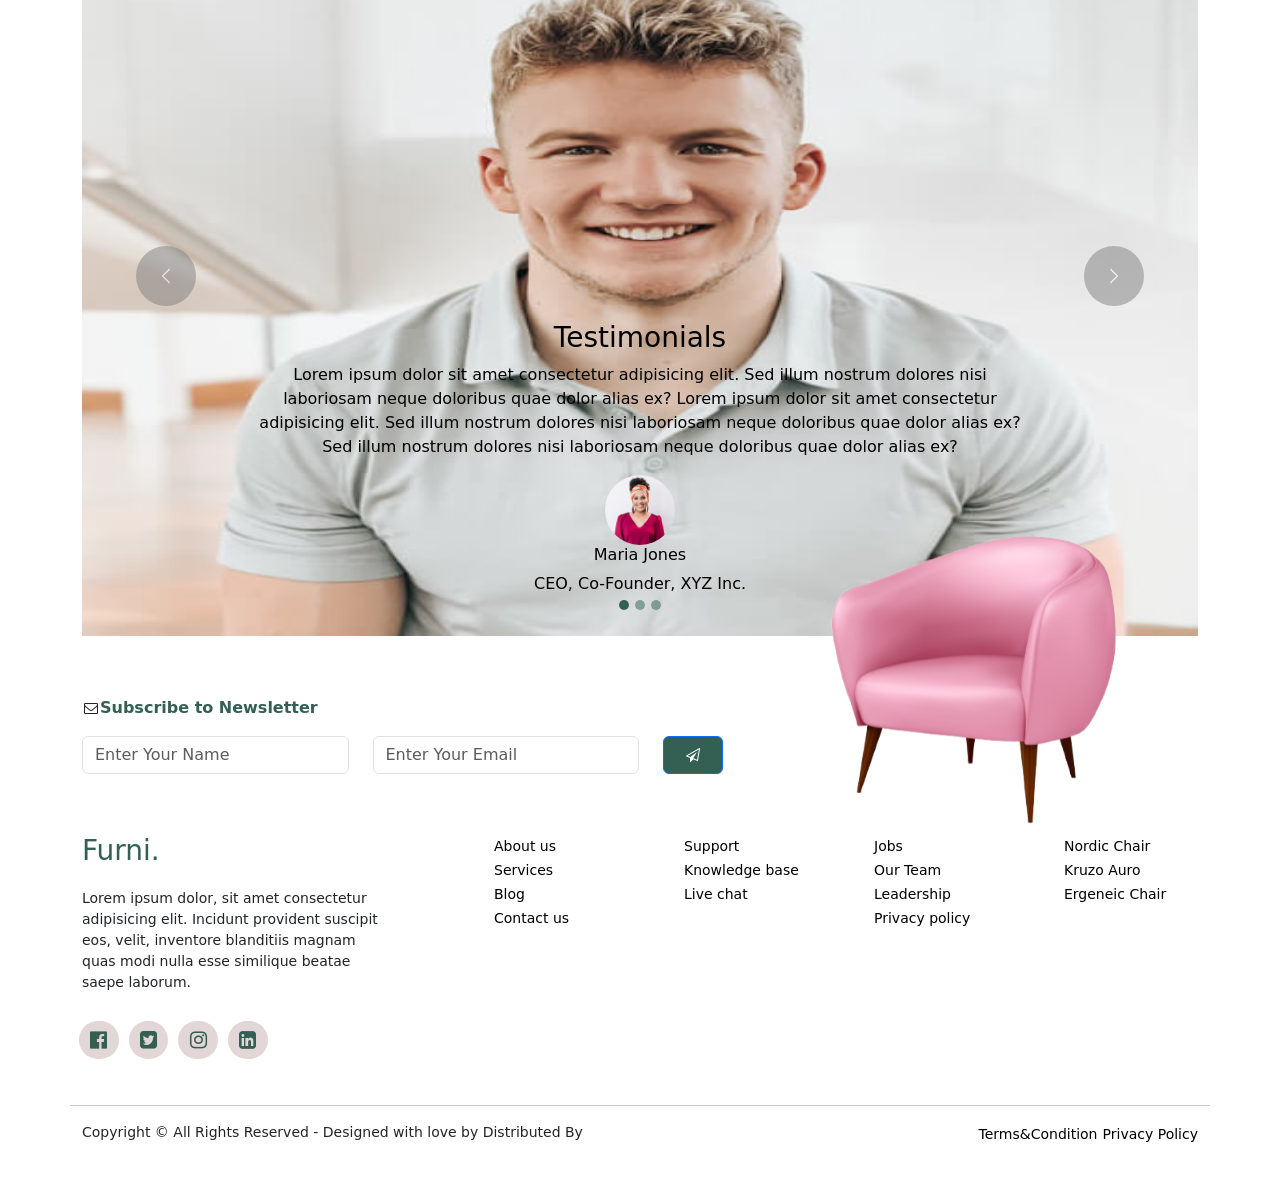
<file: services.html>
<!DOCTYPE html>
<html lang="en">
<head>
    <meta charset="UTF-8">
    <meta name="viewport" content="width=device-width, initial-scale=1.0">
        <link href="https://cdn.jsdelivr.net/npm/bootstrap@5.0.2/dist/css/bootstrap.min.css" rel="stylesheet" integrity="sha384-EVSTQN3/azprG1Anm3QDgpJLIm9Nao0Yz1ztcQTwFspd3yD65VohhpuuCOmLASjC" crossorigin="anonymous">
    <title>Furni.</title>
    <link rel="stylesheet" href="css/style.css">
        <link rel="stylesheet" href="https://cdnjs.cloudflare.com/ajax/libs/font-awesome/4.7.0/css/font-awesome.min.css">
</head>
<body>
    <!-- nav bar---------------------------------------------------- -->
    <div class="section1">
        <div class="container">
            <div class="row">
                <div class="col-md-12">
                    <div class="section1main">
                        <nav class="navbar navbar-expand-lg navbar-dark my-navbar">
  <div class="container-fluid">
    <a class="navbar-brand my-logo" href="#">Furni.</a>
    <button class="navbar-toggler" type="button" data-bs-toggle="collapse" data-bs-target="#navbarNav" aria-controls="navbarNav" aria-expanded="false" aria-label="Toggle navigation">
      <span class="navbar-toggler-icon"></span>
    </button>
    <div class="collapse navbar-collapse" id="navbarNav">
      <ul class="navbar-nav ms-auto">
        <li class="nav-item">
          <a class="nav-link active my-nav-link" aria-current="page" href="index.html">Home</a>
        </li>
        <li class="nav-item">
          <a class="nav-link my-nav-link" href="about.html">About us</a>
        </li>
        <li class="nav-item">
          <a class="nav-link my-nav-link" href="shop.html">Shop</a>
        </li>
        
                <li class="nav-item">
          <a class="nav-link my-nav-link" href="services.html">Services</a>
        </li>
                <li class="nav-item">
          <a class="nav-link my-nav-link" href="blog.html">Blog</a>
        </li>
                        <li class="nav-item">
          <a class="nav-link my-nav-link" href="contact.html">Contact-us</a>
        </li>
                                <li class="nav-item">
          <a class="nav-link my-nav-link" href="#"><i class="fa fa-fw" aria-hidden="true"></i></a>
        </li>
                        <li class="nav-item">
          <a class="nav-link my-nav-link" href="#"><i class="fa fa-fw" aria-hidden="true"></i></a>
        </li>

        <!-- <li class="nav-item">
          <a class="nav-link disabled" href="#" tabindex="-1" aria-disabled="true">Disabled</a>
        </li> -->
      </ul>
    </div>
  </div>
</nav>
                    </div>
                </div>
            </div>
        </div>
    </div>

    <!-- .section2---------------------------------------------- -->
    <div class="section2">
        <div class="container">
            <div class="row">
                <div class="col-md-5">
                    <div class="section2mainh">
                       <h3>Services</h3>
                       <p>Lorem ipsum dolor sit amet consectetur adipisicing elit. Nam nesciunt odio nisi numquam laborum animi aut dicta officia nulla ab.</p>
                       <a class="btn btn-primary my-btns21" href="#" role="button">Shop Now</a>
                       <a class="btn btn-primary my-btns2" href="#" role="button">Explore</a>
                    </div>
                </div>
                                <div class="col-md-7">
                    <div class="section2mainr">
                    <img class="image1" src="images/green-sofa-isolated/11444654.png" alt="">
                    </div>
                </div>
            </div>
        </div>
    </div>

    <!-- section3--------------------------------------------------------- -->
    <div class="section3">
        <div class="container">
            <div class="row">
                <div class="col-md-3">
                    <div class="section3main">
                        <i class="fa fa-fw" aria-hidden="true" title="Copy to use truck"></i>
                        <h6>Fast & Free Shipping</h6>
                        <p>Lorem ipsum dolor sit amet consectetur adipisicing elit. Doloribus aliquid in fugit possimus harum.</p>
                    </div>
                </div>
                                <div class="col-md-3">
                    <div class="section3main">
                        <i class="fa fa-fw" aria-hidden="true" title="Copy to use truck"></i>
                        <h6>Fast & Free Shipping</h6>
                        <p>Lorem ipsum dolor sit amet consectetur adipisicing elit. Doloribus aliquid in fugit possimus harum.</p>
                    </div>
                </div>
                                <div class="col-md-3">
                    <div class="section3main">
                        <i class="fa fa-fw" aria-hidden="true" title="Copy to use truck"></i>
                        <h6>Fast & Free Shipping</h6>
                        <p>Lorem ipsum dolor sit amet consectetur adipisicing elit. Doloribus aliquid in fugit possimus harum.</p>
                    </div>
                </div>
                                <div class="col-md-3">
                    <div class="section3main">
                        <i class="fa fa-fw" aria-hidden="true" title="Copy to use truck"></i>
                        <h6>Fast & Free Shipping</h6>
                        <p>Lorem ipsum dolor sit amet consectetur adipisicing elit. Doloribus aliquid in fugit possimus harum.</p>
                    </div>
                </div>
                                <div class="col-md-3">
                    <div class="section3main">
                        <i class="fa fa-fw" aria-hidden="true" title="Copy to use truck"></i>
                        <h6>Fast & Free Shipping</h6>
                        <p>Lorem ipsum dolor sit amet consectetur adipisicing elit. Doloribus aliquid in fugit possimus harum.</p>
                    </div>
                </div>
                                <div class="col-md-3">
                    <div class="section3main">
                        <i class="fa fa-fw" aria-hidden="true" title="Copy to use truck"></i>
                        <h6>Fast & Free Shipping</h6>
                        <p>Lorem ipsum dolor sit amet consectetur adipisicing elit. Doloribus aliquid in fugit possimus harum.</p>
                    </div>
                </div>
                                <div class="col-md-3">
                    <div class="section3main">
                        <i class="fa fa-fw" aria-hidden="true" title="Copy to use truck"></i>
                        <h6>Fast & Free Shipping</h6>
                        <p>Lorem ipsum dolor sit amet consectetur adipisicing elit. Doloribus aliquid in fugit possimus harum.</p>
                    </div>
                </div>
                                <div class="col-md-3">
                    <div class="section3main">
                        <i class="fa fa-fw" aria-hidden="true" title="Copy to use truck"></i>
                        <h6>Fast & Free Shipping</h6>
                        <p>Lorem ipsum dolor sit amet consectetur adipisicing elit. Doloribus aliquid in fugit possimus harum.</p>
                    </div>
                </div>
            </div>
        </div>
    </div>
    <!-- section4------------------------------------------ -->

    <div class="section4">
        <div class="container">
            <div class="row">
                <div class="col-md-3">
                    <div class="section4-1">
                    <h3>Crafted with excellent material.</h3>
                    <p>Lorem, ipsum dolor sit amet consectetur adipisicing elit. Quos ducimus deleniti voluptate sapiente magnam ex nobis magni ipsum. Fugiat, cum?</p>
                    <a class="btn btn-primary my-btns4-1" href="#" role="button">Explore</a>
                </div>
            </div>
            <div class="col-md-3">
                    <div class="section4-2">
                <img src="images/sec41-removebg-preview.png" alt="">
                <p>Nordic Chair</p>
                <span>$50.00</span>
                </div>
            </div>
            <div class="col-md-3">
                    <div class="section4-2">
                <img src="images/index1.png" alt="">
                <p>Nordic Chair</p>
                <span>$50.00</span>
                </div>
            </div>
                <div class="col-md-3">
                    <div class="section4-2">
                <img src="images/sec41-removebg-preview.png" alt="">
                <p>Nordic Chair</p>
                <span>$50.00</span>
                </div>
            </div>
        </div>
    </div>
    </div>
    <!-- section5---------------------------------------------------------------- -->

<div class="section6">
<div class="container">
    <div class="row">
        <div class="col-md-12">
            <div class="section6main">
                <div id="carouselExampleCaptions" class="carousel slide" data-bs-ride="carousel">
  <div class="carousel-indicators">
    <button type="button" data-bs-target="#carouselExampleCaptions" data-bs-slide-to="0" class="active my-btn-sec6" aria-current="true" aria-label="Slide 1"></button>
    <button type="button" data-bs-target="#carouselExampleCaptions" data-bs-slide-to="1" aria-label="Slide 2" class="my-btn-sec6"></button>
    <button type="button" data-bs-target="#carouselExampleCaptions" data-bs-slide-to="2" aria-label="Slide 3" class="my-btn-sec6"></button>
  </div>
  <div class="carousel-inner">
    <div class="carousel-item cul-pic active">
      <img src="images/p8I3.jpg" class="d-block w-100" alt="...">
      <div class="carousel-caption d-none d-md-block">
    <h3 class="my-h3sec3">Testimonials</h3>
        <p class="my-psec6">Lorem ipsum dolor sit amet consectetur adipisicing elit. Sed illum nostrum dolores nisi laboriosam neque doloribus quae dolor alias ex? Lorem ipsum dolor sit amet consectetur adipisicing elit. Sed illum nostrum dolores nisi laboriosam neque doloribus quae dolor alias ex? Sed illum nostrum dolores nisi laboriosam neque doloribus quae dolor alias ex?</p>
    <img src="images/p8I2.jpg" class="my-picsec6" alt="">
    <h6 class="my-h6sec6">Maria Jones</h6>
    <span class="span-sec6">CEO, Co-Founder, XYZ Inc.</span>
      </div>
    </div>
    <div class="carousel-item cul-pic">
      <img src="images/p8I2.jpg" class="d-block w-100" alt="...">
      <div class="carousel-caption d-none d-md-block">
    <h3 class="my-h3sec3">Testimonials</h3>
        <p class="my-psec6">Lorem ipsum dolor sit amet consectetur adipisicing elit. Sed illum nostrum dolores nisi laboriosam neque doloribus quae dolor alias ex? Lorem ipsum dolor sit amet consectetur adipisicing elit. Sed illum nostrum dolores nisi laboriosam neque doloribus quae dolor alias ex? Sed illum nostrum dolores nisi laboriosam neque doloribus quae dolor alias ex?</p>
    <img src="images/p8I3.jpg" class="my-picsec6" alt="">
    <h6 class="my-h6sec6">Maria Jones</h6>
    <span class="span-sec6">CEO, Co-Founder, XYZ Inc.</span>
      </div>
    </div>
    <div class="carousel-item cul-pic">
      <img src="images/p8I3.jpg" class="d-block w-100" alt="...">
      <div class="carousel-caption d-none d-md-block">
    <h3 class="my-h3sec3">Testimonials</h3>
    <p class="my-psec6">Lorem ipsum dolor sit amet consectetur adipisicing elit. Sed illum nostrum dolores nisi laboriosam neque doloribus quae dolor alias ex? Lorem ipsum dolor sit amet consectetur adipisicing elit. Sed illum nostrum dolores nisi laboriosam neque doloribus quae dolor alias ex? Sed illum nostrum dolores nisi laboriosam neque doloribus quae dolor alias ex?</p>
    <img src="images/p8I2.jpg" class="my-picsec6" alt="">
    <h6 class="my-h6sec6">Maria Jones</h6>
    <span class="span-sec6">CEO, Co-Founder, XYZ Inc.</span>
      </div>
    </div>
  </div>
  <button class="carousel-control-prev" type="button" data-bs-target="#carouselExampleCaptions" data-bs-slide="prev">
    <span class="carousel-control-prev-icon my-btncur" aria-hidden="true"></span>
    <span class="visually-hidden">Previous</span>
  </button>
  <button class="carousel-control-next" type="button" data-bs-target="#carouselExampleCaptions" data-bs-slide="next">
    <span class="carousel-control-next-icon my-btncur" aria-hidden="true"></span>
    <span class="visually-hidden">Next</span>
  </button>
</div>
            </div>
        </div>
    </div>
</div>
</div>

<!-- section7--------------------------------------------------------- -->
<div class="section7">
    <div class="container">
        <div class="row">
            <div class="col-md-7">
                <div class="sec7mainr">
                <p><i class="fa fa-fw" aria-hidden="true"></i><span>Subscribe to Newsletter</span></p>
<form>
  <div class="row">

    <div class="col my-col">
      <input type="text" class="form-control" placeholder="Enter Your Name">
    </div>

    <div class="col my-col">
      <input type="text" class="form-control" placeholder="Enter Your Email">
    </div>

    <div class="col-auto">
      <button class="btn btn-primary my-colbtn" type="submit"><i class="fa fa-fw" aria-hidden="true"></i></button>
    </div>

  </div>
</form>
                </div>

            </div>
            <div class="col-md-5">
                <div class="sec7mainl">
                <img src="images/sofa1.png" alt="" class="sec7img">
                </div>
            </div>
        </div>
    </div>
</div>

<!-- section 8---------------------------------------------------- -->

<div class="section8">
    <div class="container">
        <div class="row">
            <div class="col-md-4">
                <h3 class="sec8h3">Furni.</h3>
                <p class="sec8p">Lorem ipsum dolor, sit amet consectetur adipisicing elit. Incidunt provident suscipit eos, velit, inventore blanditiis magnam quas modi nulla esse similique beatae saepe laborum.</p>
                <div class="row">
                <div class="col-md-12">
                <div class="sec8icons">
                <ul>
                    <li><a href=""><i class="fa fa-fw" aria-hidden="true" title="Copy to use facebook-official"></i></a></li>
                    <li><a href=""><i class="fa fa-fw" aria-hidden="true" title="Copy to use twitter-square"></i></a></li>
                    <li><a href=""><i class="fa fa-fw" aria-hidden="true" title="Copy to use instagram"></i></a></li>
                    <li><a href=""><i class="fa fa-fw" aria-hidden="true" title="Copy to use linkedin-square"></i></a></li>
                </ul>
                </div>
                </div>
                </div>
            </div>
            <div class="col-md-2">
                <div class="sec82">
            <ul>
                <li><a href="">About us</a></li>
                <li><a href="">Services</a></li>
                <li><a href="">Blog</a></li>
                <li><a href="">Contact us</a></li>
                </ul>
                </div>
            </div>
                        <div class="col-md-2">
                            <div class="sec82">
            <ul>
                <li><a href="">Support</a></li>
                <li><a href="">Knowledge base</a></li>
                <li><a href="">Live chat</a></li>
                </ul>
                </div>
            </div>
                        <div class="col-md-2">
                            <div class="sec82">
            <ul>
                <li><a href="">Jobs</a></li>
                <li><a href="">Our Team</a></li>
                <li><a href="">Leadership</a></li>
                <li><a href="">Privacy policy</a></li>
                </ul>
                </div>
            </div>
                        <div class="col-md-2">
                            <div class="sec82">
            <ul>
                <li><a href="">Nordic Chair</a></li>
                <li><a href="">Kruzo Auro</a></li>
                <li><a href="">Ergeneic Chair</a></li>
                </ul>
                </div>
            </div>
        </div>
    </div>
</div>
<!-- section9------------------------------------------ -->
 <div class="section9">
    <div class="container">
        <div class="row">
            <div class="col-md-6">
                <div class="sec9mainl">

                </div>
            </div>
                        <div class="col-md-6">
                <div class="sec9mainr">
                    
                </div>
            </div>
        </div>
    </div>
 </div>
 <!-- section10---------------------------------------------------------- -->
  <div class="section10">
    <div class="container">
        <div class="row">
            <hr class="line1">
            <div class="col-md-6">
                <div class="section10l">
                <p>Copyright &copy; All Rights Reserved - Designed with love by Distributed By</p>
                </div>
            </div>
                        <div class="col-md-6">
                <div class="section10r">
                    <a href="">Terms&Condition</a> <a href="">Privacy Policy</a>
                </div>
            </div>
        </div>
    </div>
  </div>
<button onclick="topFunction()" id="myBtn" class="my-scrollbtn" title="Go to top"><i class="fa fa-fw" aria-hidden="true"></i></button>

     <!-- script--------------------------------------------------- -->
    <script src="js/script.js"></script>
    <script src="https://cdn.jsdelivr.net/npm/bootstrap@5.0.2/dist/js/bootstrap.bundle.min.js" integrity="sha384-MrcW6ZMFYlzcLA8Nl+NtUVF0sA7MsXsP1UyJoMp4YLEuNSfAP+JcXn/tWtIaxVXM" crossorigin="anonymous"></script>
</body>
</html>
</file>
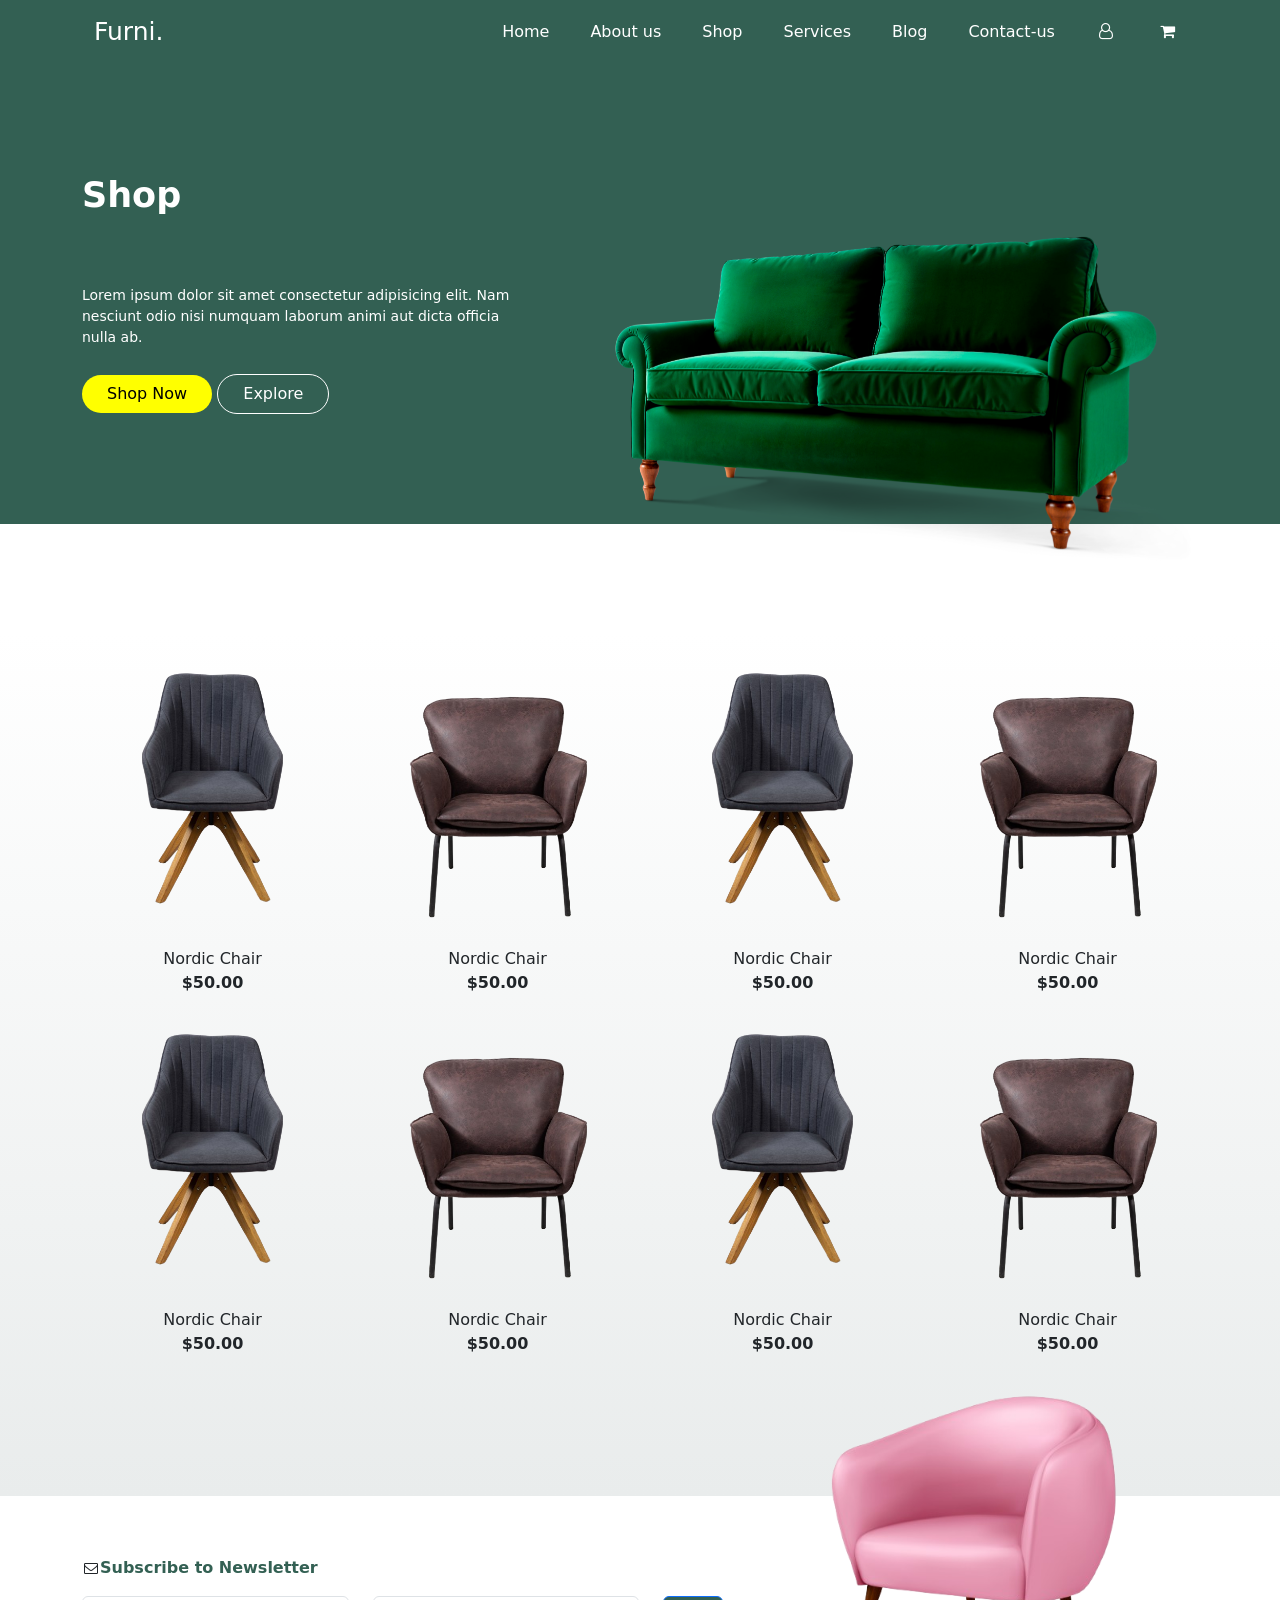
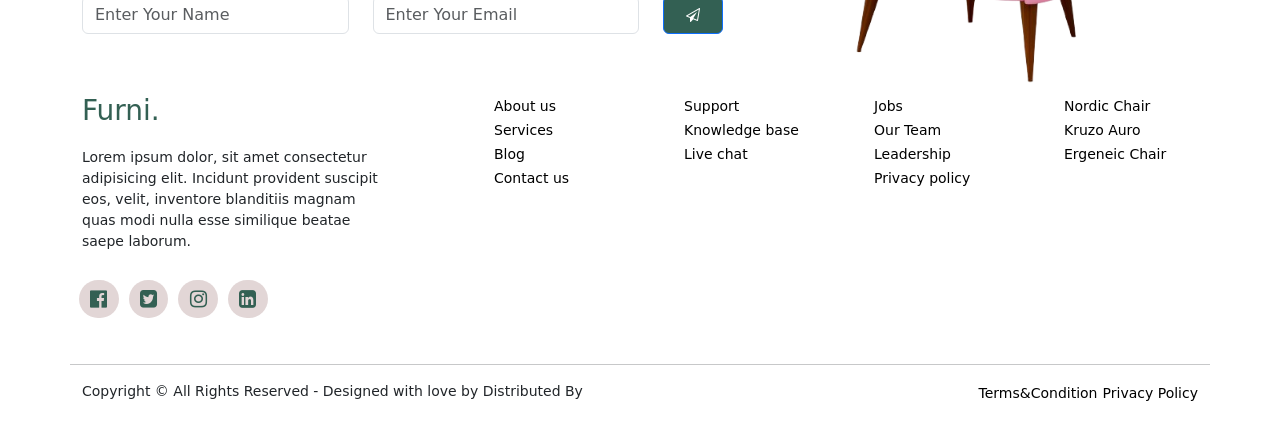
<file: shop.html>
<!DOCTYPE html>
<html lang="en">
<head>
    <meta charset="UTF-8">
    <meta name="viewport" content="width=device-width, initial-scale=1.0">
        <link href="https://cdn.jsdelivr.net/npm/bootstrap@5.0.2/dist/css/bootstrap.min.css" rel="stylesheet" integrity="sha384-EVSTQN3/azprG1Anm3QDgpJLIm9Nao0Yz1ztcQTwFspd3yD65VohhpuuCOmLASjC" crossorigin="anonymous">
    <title>Furni.</title>
    <link rel="stylesheet" href="css/style.css">
        <link rel="stylesheet" href="https://cdnjs.cloudflare.com/ajax/libs/font-awesome/4.7.0/css/font-awesome.min.css">
</head>
<body>
    <!-- nav bar---------------------------------------------------- -->
    <div class="section1">
        <div class="container">
            <div class="row">
                <div class="col-md-12">
                    <div class="section1main">
                        <nav class="navbar navbar-expand-lg navbar-dark my-navbar">
  <div class="container-fluid">
    <a class="navbar-brand my-logo" href="#">Furni.</a>
    <button class="navbar-toggler" type="button" data-bs-toggle="collapse" data-bs-target="#navbarNav" aria-controls="navbarNav" aria-expanded="false" aria-label="Toggle navigation">
      <span class="navbar-toggler-icon"></span>
    </button>
    <div class="collapse navbar-collapse" id="navbarNav">
      <ul class="navbar-nav ms-auto">
        <li class="nav-item">
          <a class="nav-link active my-nav-link" aria-current="page" href="index.html">Home</a>
        </li>
        <li class="nav-item">
          <a class="nav-link my-nav-link" href="about.html">About us</a>
        </li>
        <li class="nav-item">
          <a class="nav-link my-nav-link" href="shop.html">Shop</a>
        </li>
        
                <li class="nav-item">
          <a class="nav-link my-nav-link" href="services.html">Services</a>
        </li>
                <li class="nav-item">
          <a class="nav-link my-nav-link" href="blog.html">Blog</a>
        </li>
                        <li class="nav-item">
          <a class="nav-link my-nav-link" href="contact.html">Contact-us</a>
        </li>
                                <li class="nav-item">
          <a class="nav-link my-nav-link" href="#"><i class="fa fa-fw" aria-hidden="true"></i></a>
        </li>
                        <li class="nav-item">
          <a class="nav-link my-nav-link" href="#"><i class="fa fa-fw" aria-hidden="true"></i></a>
        </li>

        <!-- <li class="nav-item">
          <a class="nav-link disabled" href="#" tabindex="-1" aria-disabled="true">Disabled</a>
        </li> -->
      </ul>
    </div>
  </div>
</nav>
                    </div>
                </div>
            </div>
        </div>
    </div>

    <!-- .section2---------------------------------------------- -->
    <div class="section2">
        <div class="container">
            <div class="row">
                <div class="col-md-5">
                    <div class="section2mainh">
                       <h3>Shop</h3>
                       <p>Lorem ipsum dolor sit amet consectetur adipisicing elit. Nam nesciunt odio nisi numquam laborum animi aut dicta officia nulla ab.</p>
                       <a class="btn btn-primary my-btns21" href="#" role="button">Shop Now</a>
                       <a class="btn btn-primary my-btns2" href="#" role="button">Explore</a>
                    </div>
                </div>
                                <div class="col-md-7">
                    <div class="section2mainr">
                    <img class="image1" src="images/green-sofa-isolated/11444654.png" alt="">
                    </div>
                </div>
            </div>
        </div>
    </div>
    <!-- sec3------------------------------------------ -->
     <div class="section3shop">
        <div class="container">
            <div class="row">
                <div class="col-md-3">
                    <div class="sec3homemain">
                <div class="section4-2h">
                <img src="images/sec41-removebg-preview.png" alt="">
                <p>Nordic Chair</p>
                <span>$50.00</span>
                </div>
                    </div>
                </div>
                                <div class="col-md-3">
                    <div class="sec3homemain">
                <div class="section4-2h">
                <img src="images/index1.png" alt="">
                <p>Nordic Chair</p>
                <span>$50.00</span>
                </div>
                    </div>
                </div>
                                <div class="col-md-3">
                    <div class="sec3homemain">
                <div class="section4-2h">
                <img src="images/sec41-removebg-preview.png" alt="">
                <p>Nordic Chair</p>
                <span>$50.00</span>
                </div>
                    </div>
                </div>
                                <div class="col-md-3">
                    <div class="sec3homemain">
                <div class="section4-2h">
                <img src="images/index1.png" alt="">
                <p>Nordic Chair</p>
                <span>$50.00</span>
                </div>
                    </div>
                </div>
                                                <div class="col-md-3">
                    <div class="sec3homemain">
                <div class="section4-2h">
                <img src="images/sec41-removebg-preview.png" alt="">
                <p>Nordic Chair</p>
                <span>$50.00</span>
                </div>
                    </div>
                </div>
                                                <div class="col-md-3">
                    <div class="sec3homemain">
                <div class="section4-2h">
                <img src="images/index1.png" alt="">
                <p>Nordic Chair</p>
                <span>$50.00</span>
                </div>
                    </div>
                </div>
                                                <div class="col-md-3">
                    <div class="sec3homemain">
                <div class="section4-2h">
                <img src="images/sec41-removebg-preview.png" alt="">
                <p>Nordic Chair</p>
                <span>$50.00</span>
                </div>
                    </div>
                </div>
                                                <div class="col-md-3">
                    <div class="sec3homemain">
                <div class="section4-2h">
                <img src="images/index1.png" alt="">
                <p>Nordic Chair</p>
                <span>$50.00</span>
                </div>
                    </div>
                </div>
            </div>
        </div>
     </div>

     
<!-- sec7 --------------------------------------------------- -->
<div class="section7">
    <div class="container">
        <div class="row">
            <div class="col-md-7">
                <div class="sec7mainr">
                <p><i class="fa fa-fw" aria-hidden="true"></i><span>Subscribe to Newsletter</span></p>
<form>
  <div class="row">

    <div class="col my-col">
      <input type="text" class="form-control" placeholder="Enter Your Name">
    </div>

    <div class="col my-col">
      <input type="text" class="form-control" placeholder="Enter Your Email">
    </div>

    <div class="col-auto">
      <button class="btn btn-primary my-colbtn" type="submit"><i class="fa fa-fw" aria-hidden="true"></i></button>
    </div>

  </div>
</form>
                </div>

            </div>
            <div class="col-md-5">
                <div class="sec7mainl">
                <img src="images/sofa1.png" alt="" class="sec7img">
                </div>
            </div>
        </div>
    </div>
</div>
 <!-- section 8---------------------------------------------------- -->

<div class="section8">
    <div class="container">
        <div class="row">
            <div class="col-md-4">
                <h3 class="sec8h3">Furni.</h3>
                <p class="sec8p">Lorem ipsum dolor, sit amet consectetur adipisicing elit. Incidunt provident suscipit eos, velit, inventore blanditiis magnam quas modi nulla esse similique beatae saepe laborum.</p>
                <div class="row">
                <div class="col-md-12">
                <div class="sec8icons">
                <ul>
                    <li><a href=""><i class="fa fa-fw" aria-hidden="true" title="Copy to use facebook-official"></i></a></li>
                    <li><a href=""><i class="fa fa-fw" aria-hidden="true" title="Copy to use twitter-square"></i></a></li>
                    <li><a href=""><i class="fa fa-fw" aria-hidden="true" title="Copy to use instagram"></i></a></li>
                    <li><a href=""><i class="fa fa-fw" aria-hidden="true" title="Copy to use linkedin-square"></i></a></li>
                </ul>
                </div>
                </div>
                </div>
            </div>
            <div class="col-md-2">
                <div class="sec82">
            <ul>
                <li><a href="">About us</a></li>
                <li><a href="">Services</a></li>
                <li><a href="">Blog</a></li>
                <li><a href="">Contact us</a></li>
                </ul>
                </div>
            </div>
                        <div class="col-md-2">
                            <div class="sec82">
            <ul>
                <li><a href="">Support</a></li>
                <li><a href="">Knowledge base</a></li>
                <li><a href="">Live chat</a></li>
                </ul>
                </div>
            </div>
                        <div class="col-md-2">
                            <div class="sec82">
            <ul>
                <li><a href="">Jobs</a></li>
                <li><a href="">Our Team</a></li>
                <li><a href="">Leadership</a></li>
                <li><a href="">Privacy policy</a></li>
                </ul>
                </div>
            </div>
                        <div class="col-md-2">
                            <div class="sec82">
            <ul>
                <li><a href="">Nordic Chair</a></li>
                <li><a href="">Kruzo Auro</a></li>
                <li><a href="">Ergeneic Chair</a></li>
                </ul>
                </div>
            </div>
        </div>
    </div>
</div>
<!-- section9------------------------------------------ -->
 <div class="section9">
    <div class="container">
        <div class="row">
            <div class="col-md-6">
                <div class="sec9mainl">

                </div>
            </div>
                        <div class="col-md-6">
                <div class="sec9mainr">
                    
                </div>
            </div>
        </div>
    </div>
 </div>
 <!-- section10---------------------------------------------------------- -->
  <div class="section10">
    <div class="container">
        <div class="row">
            <hr class="line1">
            <div class="col-md-6">
                <div class="section10l">
                <p>Copyright &copy; All Rights Reserved - Designed with love by Distributed By</p>
                </div>
            </div>
                        <div class="col-md-6">
                <div class="section10r">
                    <a href="">Terms&Condition</a> <a href="">Privacy Policy</a>
                </div>
            </div>
        </div>
    </div>
  </div>
<button onclick="topFunction()" id="myBtn" class="my-scrollbtn" title="Go to top"><i class="fa fa-fw" aria-hidden="true"></i></button>
     <!-- script--------------------------------------------------- -->
    <script src="js/script.js"></script>
    <script src="https://cdn.jsdelivr.net/npm/bootstrap@5.0.2/dist/js/bootstrap.bundle.min.js" integrity="sha384-MrcW6ZMFYlzcLA8Nl+NtUVF0sA7MsXsP1UyJoMp4YLEuNSfAP+JcXn/tWtIaxVXM" crossorigin="anonymous"></script>
</body>
</html>
</file>
<file: css/style.css>
* {
  margin: 0;
  padding: 0;
}
ul {
  list-style: none;
}

.section1 {
  background-color: #336053;
}
.my-logo {
  color: white !important;
  font-size: 25px;
  font-weight: 500;
  /* margin-right: 300px; */
}
.my-navbar {
  background-color: #336053 !important;
  /* margin-left: 25px; */
  color: white !important;
  /* font-size: bold; */
}
/* .my-links {
    margin-left: auto;
} */
.my-nav-link {
  color: white !important;
  margin-left: 25px;
}
/* section2---------------------------------------------------- */
.my-btns2 {
  color: white;
  background: none !important;
  padding: 7px 25px;
  border: 1px solid white;
  border-radius: 50px;
}
.my-btns2:hover {
  background: yellow !important;
  /* border: none; */
  color: black;
}
.my-btns21 {
  background: yellow;
  color: black;
  padding: 7px 25px;
  border: none;
  border-radius: 50px;
}
.my-btns21:hover {
  color: grey;
  background: yellow;
}
.section2 {
  background-color: #336053;
  margin-bottom: 110px;
  padding: 30px;
}
.section2main {
  background-color: #336053;
  padding: 80px 0px;
}
.section2main h3 {
  font-size: 35px;
  color: white;
  font-weight: bold;
  padding-bottom: 20px;
}
.section2main p {
  font-size: 14px;
  color: white;
  padding-bottom: 10px;
}
.section2mainr {
  position: relative;
}
.section2mainr img {
  display: inline-block;
  width: 100%;
  position: absolute;
  top: 140px;
  transform: perspective(1000px) rotateY(-20deg);
}
@media (max-width: 767px) {
  .section2mainr {
    min-height: 300px;
  }

  .section2mainr img {
    width: 100%;
    top: 20px;
    right: 0;
    transform: perspective(1000px) rotateY(-10deg);
  }
}

/* section for other padding except home-------------------- */

.section2mainh {
  background-color: #336053;
  padding: 80px 0px;
}
.section2mainh h3 {
  font-size: 35px;
  color: white;
  font-weight: bold;
  padding-bottom: 61px;
}
.section2mainh p {
  font-size: 14px;
  color: white;
  padding-bottom: 10px;
}

/* section 3--------------------------------------------- */
.section3 {
  margin-bottom: 60px;
}
.section3main {
  margin-bottom: 50px;
}
.section3main i {
  text-shadow: 7px 3px 6px gray;
  font-size: 30px;
}
.section3main h6 {
  margin-top: 10px;
}
.section3main p {
  margin-top: 10px;
  font-size: 13px;
}

/* section4------------------------------------------ */
.section4 {
  margin-bottom: 100px;
}
.section4-1 h3 {
  margin-top: 30px;
  font-size: 32px;
  margin-bottom: 25px;
}
.section4-1 p {
  font-size: 13px;
  margin-bottom: 30px;
}
.my-btns4-1 {
  background: black;
  padding: 10px 25px;
  border-radius: 50px;
  font-weight: 500;
}
.my-btns4-1:hover {
  font-weight: 450;
  background: black;
}

.section4-2 img {
  width: 80%;
  margin-top: 0px;
}
.section4-2 p {
  font-weight: 500;
  margin-bottom: 0px;
}
.section4-2 span {
  font-weight: 900;
}
.section4-2 {
  text-align: center;
}
/* section6---------------------------------------------------- */
.cul-pic img {
  height: 80vh;
}
.my-picsec6 {
  width: 70px;
  height: 70px !important;
  border-radius: 50px;
}
.my-h3sec3 {
  color: black;
}
.my-psec6 {
  color: black;
}
.span-sec6 {
  color: black;
}
.my-h6sec6 {
  color: black;
}
.my-btn-sec6 {
  width: 10px !important;
  height: 10px !important;
  border-radius: 50%;
  background-color: #336053 !important;
}
.my-btncur {
  padding: 30px;
  background-color: grey;
  border-radius: 50%;
  background-size: 30% 100%;
}
/* section7--------------------------------------------- */
.section7 {
  margin-bottom: 60px;
}
.sec7img {
  width: 100%;
  position: absolute;
  top: -150px;
}
.sec7mainl {
  position: relative;
}
.sec7mainr {
  margin-top: 60px;
}
.sec7mainr i {
  font-size: 14px;
}
.sec7mainr span {
  color: #336053;
  font-weight: 600;
}
@media (max-width: 767px) {
  .sec7mainr {
    min-height: 200px;
  }

  .sec7mainl {
    position: relative;
  }
  .sec7img {
    position: relative;
    top: 0;
    right: 0;
    width: 100%;
    display: block;
  }
}
.my-colbtn {
  background-color: #336053;
  padding: 6px 20px;
}
.my-colbtn:hover {
  background-color: #437b6b;
}
/* .my-inputsec7{
    
} */
/* .section8---------------------------------------------------- */
.section8 {
  margin-bottom: 50px;
}
.sec8icons {
}
.sec8icons ul li {
  float: left;
}
.sec8icons ul li a {
  color: #336053;
  padding: 7px;
  /* border: 1px solid #336053; */
  border-radius: 50px;
  margin-left: -35px;
  margin-right: 45px;
  font-size: 20px;
  background-color: rgb(226, 214, 214);
}
.sec8icons ul li a:hover {
  color: #437b6b;
}
.sec8h3 {
  color: #336053;
  margin-bottom: 20px;
}
.sec8p {
  font-size: 14px;
  padding-right: 50px;
}
/* .sec82 ul{
    color: black;
}
.sec82 ul p{
    color: black;
} */
/* .sec82 ul{
    padding-right: 0px;
 } */
.sec82 ul li a {
  color: black;
  text-decoration: none;
  font-size: 14px;
}
.sec82 ul li a:hover {
  color: #336053;
}
/* section9------------------------------------------------ */

/* section10----------------------------------------------- */
.section10r p {
  float: right;
  font-size: 14px;
}
.section10l p {
  font-size: 14px;
}
.section10 {
  margin-bottom: 30px;
}
@media (max-width: 767px) {
  .section10 {
    display: block;
    min-height: 100px;
  }
  .section10r p a {
    float: left;
    font-size: 14px;
    text-decoration: none;
    color: black;
  }
}
/* index.htmlpart---------------------------------------------------------- */
.section4index {
  margin-bottom: 50px;
}
.section4indexl {
  margin-bottom: 50px;
}

.imgsec42 {
  width: 50vw;
  height: 60vh;
}
.section4indexr {
  position: relative;
  min-height: 550px;
}

.imgsec41 {
  position: absolute;
  width: 80%;
  height: 65vh;
  right: 0;
  bottom: 80px;
  z-index: 9;
  border-radius: 20px;
}

.imgsec42 {
  position: absolute;
  width: 33%;
  height: auto;
  left: 0;
  top: 0;
  border-radius: 20px;
}
@media (max-width: 767px) {
  .section4indexr {
    position: relative;
    min-height: 750px;
  }
  .imgsec41 {
    position: absolute;
    width: 80%;
    height: 45vh;
    right: 0;
    bottom: 300px;
    z-index: 9;
    border-radius: 20px;
  }

  .imgsec42 {
    position: absolute;
    width: 33%;
    height: auto;
    left: 0;
    top: 0;
    border-radius: 20px;
  }
}
/* section5index----------------------------------------- */

.sec5indrinner p {
  font-size: 14px;
}
.sec5indr p {
  font-size: 14px;
  margin-bottom: 30px;
}
.sec5indr h3 {
  font-size: 32px;
  margin-bottom: 25px;
}
.section5index {
  margin-bottom: 100px;
}
.sec5indl {
  position: relative;
  min-height: 550px;
}

.imgsec411 {
  position: absolute;
  width: 50%;
  height: 60vh;
  right: 0;
  bottom: 10px;
  z-index: 9;
  border-radius: 20px;
}

.imgsec421 {
  position: absolute;
  width: 65%;
  height: 75vh;
  left: 0;
  top: 0;
  border-radius: 20px;
}
.imgsec431 {
  position: absolute;
  width: 28%;
  height: auto;
  right: 0;
  top: 0;
  border-radius: 20px;
}
@media (max-width: 767px) {
  .sec5indl {
    position: relative;
    min-height: 800px;
  }

  .imgsec411 {
    position: absolute;
    width: 60%;
    height: 60vh;
    right: 0;
    bottom: 20px;
    z-index: 9;
    border-radius: 20px;
  }

  .imgsec421 {
    position: absolute;
    width: 60%;
    height: 80vh;
    left: 0;
    top: 0;
    border-radius: 20px;
  }
  .imgsec431 {
    position: absolute;
    width: 38%;
    height: auto;
    right: 0;
    top: 0;
    border-radius: 20px;
  }
}
/* section6index---------------------------------------------- */
.sec6indmain1 h4 {
  font-size: 17px;
  margin-bottom: 0px;
  font-weight: 700;
}
.sec6indmain1 p {
  font-size: 14px;
  margin-bottom: 0px;
}
.sec6indmain1 a {
  color: black;
  text-decoration: none;
  font-weight: 600;
}
.sec6indmain1 a:hover {
  font-weight: 400;
}
.section6index {
  margin-bottom: 100px;
}
/* blogpage------------------------------------------- */
.blogpage {
  padding-bottom: 140px;
  background: linear-gradient(to bottom, #ffffff 0%, #e9ecec 100%);
}
.blogpage img {
  border-radius: 20px;
  margin-bottom: 20px;
}
.blogheading {
  margin-top: 100px;
  margin-bottom: 20px;
}
.blogheadmainr h3 {
}
.blogheadmainl a {
  color: black;
  text-decoration: none;
  float: right;
  font-weight: 500;
}
.blogheadmainl a:hover {
  font-weight: 400;
}
/* shop section 4------------------------------------------ */
.section4-2h img {
  width: 80%;
  margin-top: 0px;
}
.section4-2h p {
  font-weight: 500;
  margin-bottom: 0px;
}
.section4-2h span {
  font-weight: 900;
}
.section4-2h {
  text-align: center;
}
.section3shop {
  padding-bottom: 140px;
  background: linear-gradient(to bottom, #ffffff 0%, #e9ecec 100%);
}
/* section blog---------------------------------------- */
.teamsec1 img {
    width: 70%;
    border-radius: 0px 50px 0px 50px;
  
}
.teamsec1 h3 {
  text-decoration: underline;
  font-size: 24px;
  margin-top: 15px;
  margin-bottom: 0px;
}
.teamsec1 span {
  font-size: 14px;
}
.teamsec1 p {
  font-size: 14px;
  margin-top: 15px;
}
.teamsec1 a {
  text-decoration: none;
  color: black;
  font-weight: 600;
}
.teamsec1 a:hover {
  font-weight: 400;
}
.teamsec1:hover img{
  border-radius: 50px 0px 50px 0px;
}
.teams {
  margin-bottom: 100px;
}

.ourteam {
  margin-bottom: 40px;
  text-align: center;
}
/* blog--------------------------------------------------- */
.blogmain img {
  width: 90%;
  border-radius: 20px;
  margin-bottom: 15px;
}
.blogmain h6 {
  font-weight: 600;
}
.blogmain p {
  font-size: 14px;
  margin-top: 0px;
}
.blog {
  margin-bottom: 100px;
}
/* contact section--------------------------------------------- */
.contact {
  padding: 0px 199px 0px 240px;
}
.contact1 i {
  float: right;
  padding: 18px 37px 14px 18px;
  font-size: 20px;
  background: #335053;
  border-radius: 10px;
  color: white;
}
.contact1 p {
  font-size: 13px;
  margin: 0;
  padding: 0;
}
.contact1 {
  margin-bottom: 70px;
}
.contact11 i {
  vertical-align: middle;
  float: right;
  padding: 18px 37px 14px 18px;
  font-size: 20px;
  background: #335053;
  border-radius: 10px;
  color: white;
}
.contact11 p {
  font-size: 13px;
  margin-top: 16px;
}
@media (max-width: 767px) {
  .contact11 i {
    display: inline-block;
    float: left;
    padding: 18px 37px 14px 18px;
    font-size: 20px;
    background: #335053;
    border-radius: 10px;
    color: white;
  }
  .contact1 i {
    display: inline-block;
    float: left;
    padding: 18px 37px 14px 18px;
    font-size: 20px;
    background: #335053;
    border-radius: 10px;
    color: white;
  }
  .contact {
    padding: 0px;
  }
  .contact11 p {
    font-size: 13px;
    margin-top: 0px;
  }
  .contact1 p {
    font-size: 13px;
    margin: 0;
    padding: 0;
  }
}
/* form section----------------------------------------------------- */
.form-input {
  padding: 0px 200px 120px 200px;
  margin-bottom: 60px;
  background: linear-gradient(to bottom, #ffffff 0%, #e9ecec 100%);
}
.btn-cont {
  background-color: black;
  border-radius: 50px;
}
.btn-cont:hover {
  background-color: rgb(33, 32, 32);
}
@media (max-width: 767px) {
  .form-input {
    padding: 0px;
  }
}
/* cart----------------------------------------------------- */
.cart {
  margin-bottom: 50px;
  /* padding-bottom: 150px; */
}
.cartimg {
  width: 100%;
}
.carttable {
  width: 100%;
  table-layout: fixed;
}
/* .tr td{
padding-top: 40px;
}
.td{
    padding-top: 40px;
} */

/* .tablemain tr td{
    padding-top: 40px;
} */
.td1 {
  padding-top: 74px !important;
}

.cart2 {
  padding-bottom: 150px;
}

/* scroll to top--------------------------------------------- */

.section10r {
  float: right;
}

.section10r a {
  color: black;
  text-decoration: none;
  font-size: 14px;
}
.section10r a:hover {
  color: rgb(43, 43, 43);
}

#myBtn {
  width: 50px;
  height: 50px;
  display: none;
  position: fixed;
  bottom: 20px;
  right: 10px;
  z-index: 99;
  font-size: 13px;
  border: none;
  outline: none;
  background-color: red;
  color: white;
  cursor: pointer;
  padding: 15px;
  border-radius: 4px;
}

#myBtn:hover {
  background-color: #555;
}

.my-scrollbtn {
  background-color: #336053 !important;
  border-radius: 50px !important;
}
.my-scrollbtn:hover {
  background-color: #335053 !important;
}

/* increment and decrement button---------------------------- */

.counter {
  display: flex;
  align-items: center;
  gap: 15px;
  font-family: sans-serif;
}

.buttoncart {
  background-color: #222;
  color: #fff;
  border: none;
  padding: 4px 10px;
  font-size: 10px;
  font-weight: bold;
  border-radius: 5px;
  cursor: pointer;
  transition: background-color 0.2s ease;
}

.buttoncart:hover {
  background-color: #444;
}

#value {
  font-size: 14px;
  font-weight: bold;
  min-width: 40px;
  text-align: center;
}

/* form cart-------------------------------------------------------------------------------- */
.my-colform {
  padding-right: 350px;
}

.cart2btn2 {
  margin-left: -350px;
  padding: 7px 15px 9px 15px;
  background-color: black;
  color: white;
  border-radius: 50px;
  font-size: 14px;
}
.cart2btn2:hover {
  color: white;
  background-color: rgb(33, 33, 33);
}
.cart2btn1 {
  text-decoration: none;
  padding: 7px 15px 9px 15px;
  background-color: black;
  color: white;
  border-radius: 50px;
  font-size: 14px;
}
.cart2btn1:hover {
  background-color: rgb(33, 33, 33);
  color: white;
}
.cart2right h3 {
  margin-top: 50px;
}
.cart2left h3 {
  margin-bottom: 30px;
}
.cart2btn3 {
  padding: 7px 15px 9px 15px;
  background-color: black;
  color: white;
  border-radius: 50px;
  font-size: 14px;
  margin-top: 50px;
  margin-bottom: 100px;
}
.cart2btn3:hover {
  background-color: rgb(33, 33, 33);
  color: white;
}

.cart2left span {
  margin-bottom: 50px;
}
.my-btncart {
  background-color: black;
  padding: 5px 10px;
}
.my-btncart:hover {
  background-color: rgb(55, 55, 55);
  padding: 5px 10px;
}
</file>
